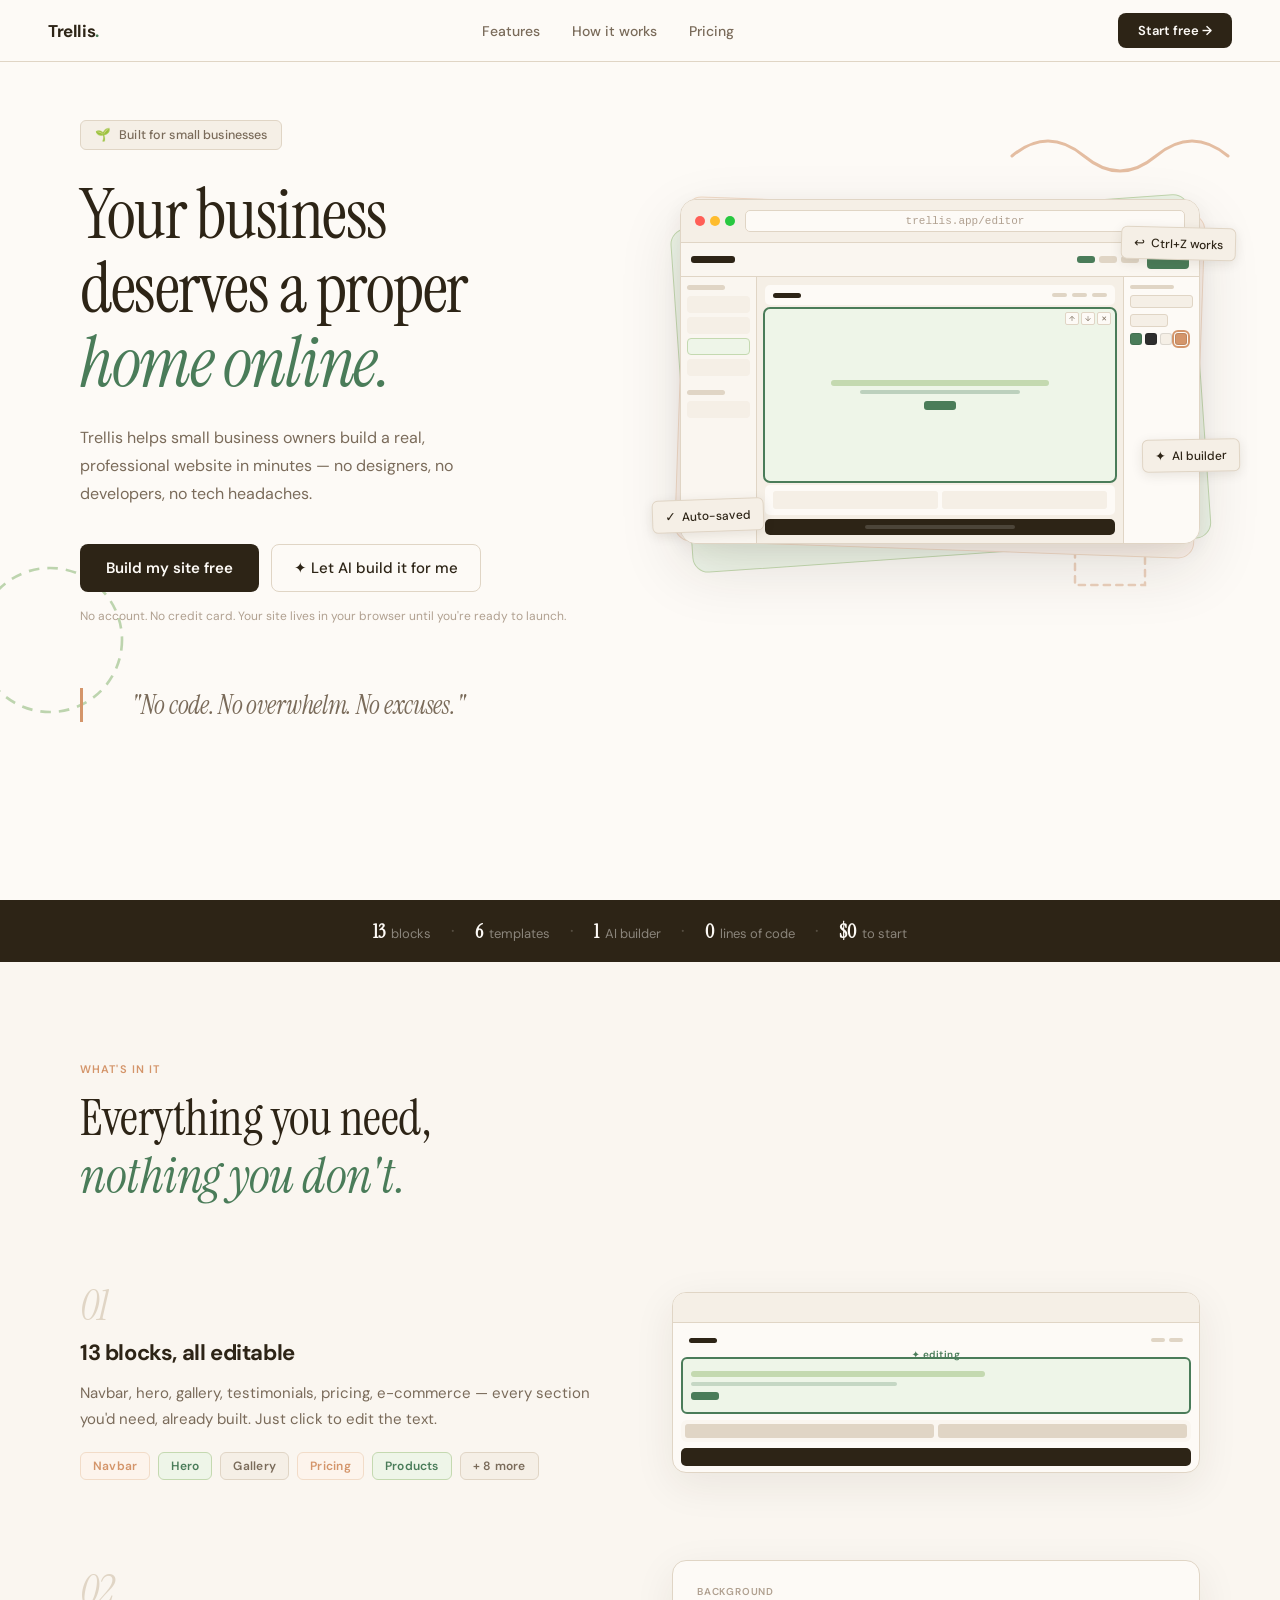
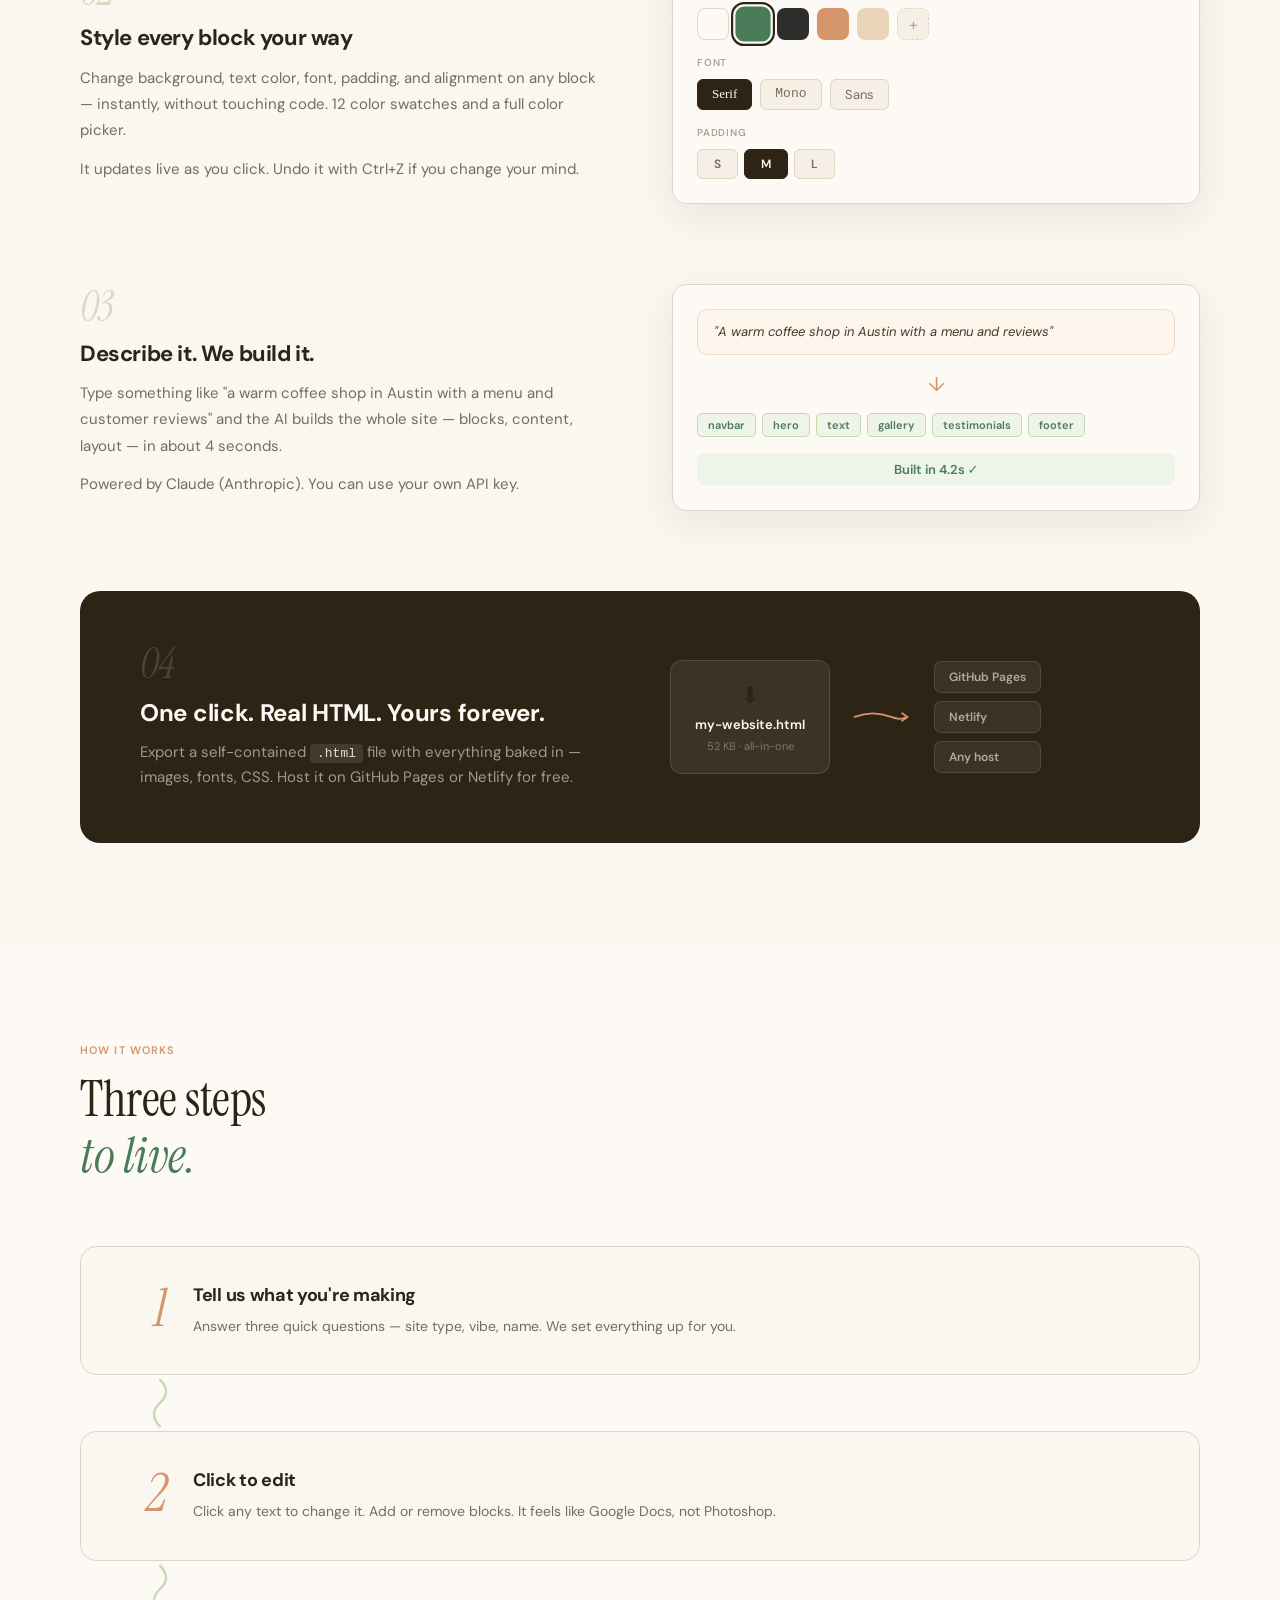
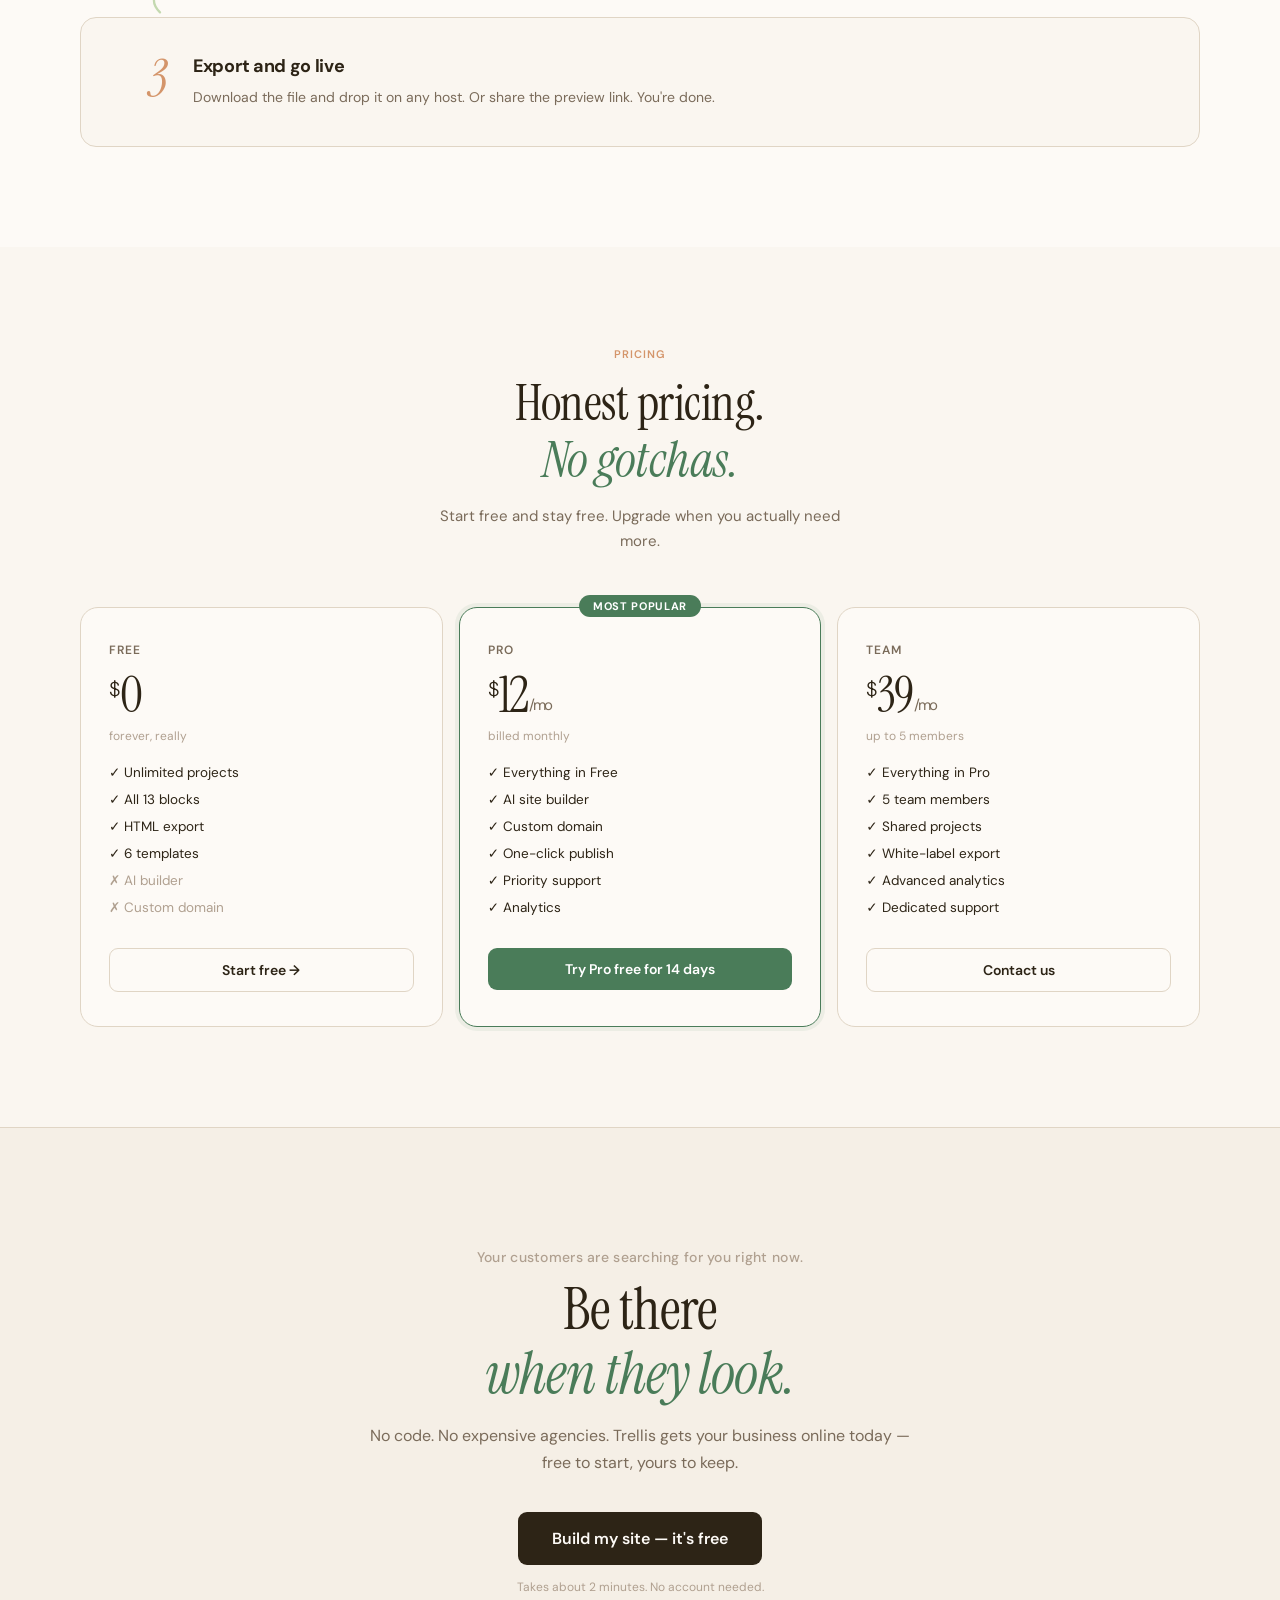
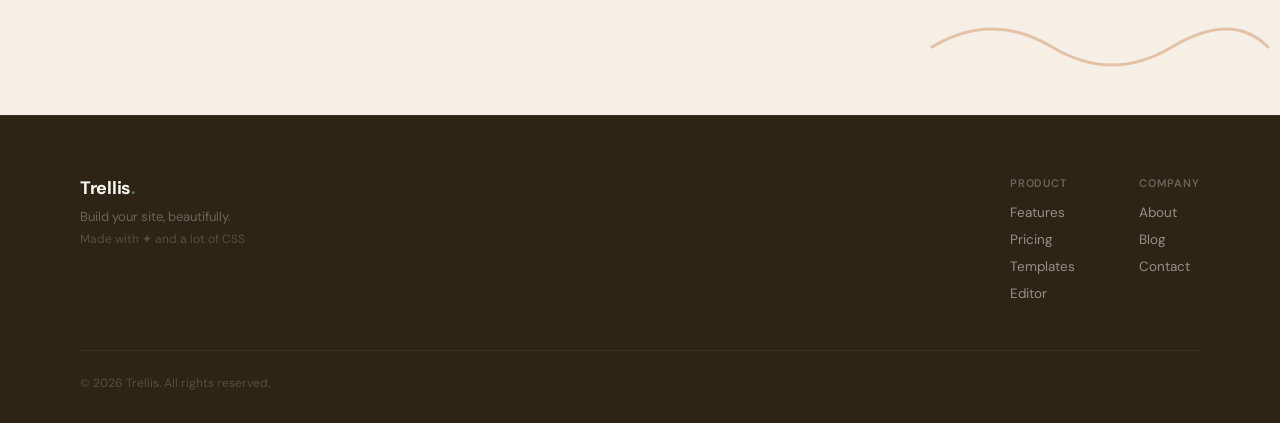
<file: index.html>
<!DOCTYPE html>
<html lang="en">
<head>
  <meta charset="UTF-8">
  <meta name="viewport" content="width=device-width, initial-scale=1.0">
  <title>Trellis — Build your site, beautifully</title>
  <link rel="preconnect" href="https://fonts.googleapis.com">
  <link href="https://fonts.googleapis.com/css2?family=Instrument+Serif:ital@0;1&family=DM+Sans:wght@300;400;500;600&display=swap" rel="stylesheet">
  <link rel="stylesheet" href="style.css">
</head>
<body>

  <!-- NAV -->
  <nav class="nav" id="mainNav">
    <a href="#" class="nav-logo">Trellis<span>.</span></a>
    <div class="nav-links">
      <a href="#features">Features</a>
      <a href="#how">How it works</a>
      <a href="#pricing">Pricing</a>
    </div>
    <button class="nav-cta" id="navCta">Start free →</button>
  </nav>

  <!-- HERO -->
  <section class="hero">
    <svg class="sq sq1" viewBox="0 0 200 60" fill="none"><path d="M10 30 Q40 5 70 30 Q100 55 130 30 Q160 5 190 30" stroke="#D4956A" stroke-width="2.5" stroke-linecap="round" fill="none"/></svg>
    <svg class="sq sq2" viewBox="0 0 120 120" fill="none"><circle cx="60" cy="60" r="54" stroke="#7FB069" stroke-width="2" fill="none" stroke-dasharray="8 6"/></svg>
    <svg class="sq sq3" viewBox="0 0 80 80" fill="none"><path d="M12 12 L68 12 L68 68 L12 68 Z" stroke="#D4956A" stroke-width="2" fill="none" stroke-dasharray="5 5" stroke-linecap="round"/></svg>

    <div class="hero-inner">
      <div class="hero-text">
        <div class="hero-badge">
          <span>🌱</span> Built for small businesses
        </div>
        <h1 class="hero-h1">
          Your business<br>
          deserves a proper<br>
          <em>home online.</em>
        </h1>
        <p class="hero-sub">Trellis helps small business owners build a real, professional website in minutes — no designers, no developers, no tech headaches.</p>
        <div class="hero-actions">
          <button class="btn-primary" id="manualBtn">Build my site free</button>
          <button class="btn-ghost" id="aiBtn">✦ Let AI build it for me</button>
        </div>
        <p class="hero-note">No account. No credit card. Your site lives in your browser until you're ready to launch.</p>
      </div>

      <div class="hero-visual">
        <div class="card-stack">
          <div class="sc sc-back"></div>
          <div class="sc sc-mid"></div>
          <div class="sc sc-front">
            <div class="browser-mockup">
              <div class="browser-bar">
                <div class="browser-dots"><span></span><span></span><span></span></div>
                <div class="browser-url">trellis.app/editor</div>
              </div>
              <div class="browser-body">
                <div class="mock-topbar">
                  <div class="mock-logo"></div>
                  <div class="mock-device-btns">
                    <div class="mock-dbtn active"></div>
                    <div class="mock-dbtn"></div>
                    <div class="mock-dbtn"></div>
                  </div>
                  <div class="mock-export-btn"></div>
                </div>
                <div class="mock-editor">
                  <div class="mock-sidebar">
                    <div class="mock-sb-label"></div>
                    <div class="mock-sb-block"></div>
                    <div class="mock-sb-block"></div>
                    <div class="mock-sb-block active"></div>
                    <div class="mock-sb-block"></div>
                    <div class="mock-sb-label" style="margin-top:10px"></div>
                    <div class="mock-sb-block"></div>
                  </div>
                  <div class="mock-canvas">
                    <div class="mock-block mock-navbar-block">
                      <div class="mock-nb-logo"></div>
                      <div class="mock-nb-links"><div></div><div></div><div></div></div>
                    </div>
                    <div class="mock-block mock-hero-block selected-block">
                      <div class="mock-hero-h1"></div>
                      <div class="mock-hero-p"></div>
                      <div class="mock-hero-btn"></div>
                      <div class="mock-block-toolbar"><span>↑</span><span>↓</span><span>✕</span></div>
                    </div>
                    <div class="mock-block mock-cols-block">
                      <div class="mock-col"></div>
                      <div class="mock-col"></div>
                    </div>
                    <div class="mock-block mock-footer-block">
                      <div class="mock-footer-line"></div>
                    </div>
                  </div>
                  <div class="mock-props">
                    <div class="mock-props-label"></div>
                    <div class="mock-props-input"></div>
                    <div class="mock-props-input short"></div>
                    <div class="mock-swatch-row">
                      <div class="mock-swatch" style="background:#4A7C59"></div>
                      <div class="mock-swatch" style="background:#2D2D2D"></div>
                      <div class="mock-swatch" style="background:#F5EFE6"></div>
                      <div class="mock-swatch active" style="background:#D4956A"></div>
                    </div>
                  </div>
                </div>
              </div>
            </div>
          </div>
        </div>
        <div class="sticky sticky-1"><span>✓</span> Auto-saved</div>
        <div class="sticky sticky-2"><span>↩</span> Ctrl+Z works</div>
        <div class="sticky sticky-3"><span>✦</span> AI builder</div>
      </div>
    </div>

    <div class="hero-aside">
      <em>"No code. No overwhelm. No excuses."</em>
    </div>
  </section>

  <!-- STATS BAR -->
  <div class="stats-bar">
    <div class="stats-inner">
      <div class="stat-item"><strong>13</strong><span>blocks</span></div>
      <div class="stat-sep">·</div>
      <div class="stat-item"><strong>6</strong><span>templates</span></div>
      <div class="stat-sep">·</div>
      <div class="stat-item"><strong>1</strong><span>AI builder</span></div>
      <div class="stat-sep">·</div>
      <div class="stat-item"><strong>0</strong><span>lines of code</span></div>
      <div class="stat-sep">·</div>
      <div class="stat-item"><strong>$0</strong><span>to start</span></div>
    </div>
  </div>

  <!-- FEATURES — zigzag -->
  <section class="features" id="features">
    <div class="feat-intro">
      <div class="section-label">What's in it</div>
      <h2 class="section-h2">Everything you need,<br><em>nothing you don't.</em></h2>
    </div>

    <div class="feat-row feat-row-normal">
      <div class="feat-row-text">
        <div class="feat-num">01</div>
        <h3>13 blocks, all editable</h3>
        <p>Navbar, hero, gallery, testimonials, pricing, e-commerce — every section you'd need, already built. Just click to edit the text.</p>
        <div class="feat-tags">
          <span class="ftag ftag-warm">Navbar</span>
          <span class="ftag ftag-green">Hero</span>
          <span class="ftag ftag-plain">Gallery</span>
          <span class="ftag ftag-warm">Pricing</span>
          <span class="ftag ftag-green">Products</span>
          <span class="ftag ftag-plain">+ 8 more</span>
        </div>
      </div>
      <div class="feat-row-visual">
        <div class="fv-editor-mini">
          <div class="fv-em-bar"></div>
          <div class="fv-em-block fv-em-nav">
            <div class="fv-em-logo"></div>
            <div class="fv-em-links"><span></span><span></span></div>
          </div>
          <div class="fv-em-block fv-em-hero sel">
            <div class="fv-em-h"></div>
            <div class="fv-em-p"></div>
            <div class="fv-em-btn"></div>
            <div class="fv-em-handle">✦ editing</div>
          </div>
          <div class="fv-em-block fv-em-cols">
            <div class="fv-em-col"></div>
            <div class="fv-em-col"></div>
          </div>
          <div class="fv-em-block fv-em-foot"></div>
        </div>
      </div>
    </div>

    <div class="feat-row feat-row-flip">
      <div class="feat-row-visual">
        <div class="fv-style-demo">
          <div class="fv-style-label">Background</div>
          <div class="fv-swatches">
            <div class="fv-sw" style="background:#FDFAF6;border:1px solid #E0D5C5"></div>
            <div class="fv-sw sel" style="background:#4A7C59"></div>
            <div class="fv-sw" style="background:#2D2D2D"></div>
            <div class="fv-sw" style="background:#D4956A"></div>
            <div class="fv-sw" style="background:#E8D5B7"></div>
            <div class="fv-sw fv-sw-plus">+</div>
          </div>
          <div class="fv-style-label" style="margin-top:16px">Font</div>
          <div class="fv-fonts">
            <div class="fv-font sel" style="font-family:Georgia,serif">Serif</div>
            <div class="fv-font" style="font-family:monospace">Mono</div>
            <div class="fv-font">Sans</div>
          </div>
          <div class="fv-style-label" style="margin-top:16px">Padding</div>
          <div class="fv-pads">
            <div class="fv-pad">S</div>
            <div class="fv-pad sel">M</div>
            <div class="fv-pad">L</div>
          </div>
        </div>
      </div>
      <div class="feat-row-text">
        <div class="feat-num">02</div>
        <h3>Style every block your way</h3>
        <p>Change background, text color, font, padding, and alignment on any block — instantly, without touching code. 12 color swatches and a full color picker.</p>
        <p class="feat-detail">It updates live as you click. Undo it with Ctrl+Z if you change your mind.</p>
      </div>
    </div>

    <div class="feat-row feat-row-normal">
      <div class="feat-row-text">
        <div class="feat-num">03</div>
        <h3>Describe it. We build it.</h3>
        <p>Type something like "a warm coffee shop in Austin with a menu and customer reviews" and the AI builds the whole site — blocks, content, layout — in about 4 seconds.</p>
        <p class="feat-detail">Powered by Claude (Anthropic). You can use your own API key.</p>
      </div>
      <div class="feat-row-visual">
        <div class="fv-ai-box">
          <div class="fv-ai-prompt">"A warm coffee shop in Austin with a menu and reviews"</div>
          <div class="fv-ai-arrow">↓</div>
          <div class="fv-ai-blocks">
            <span>navbar</span><span>hero</span><span>text</span>
            <span>gallery</span><span>testimonials</span><span>footer</span>
          </div>
          <div class="fv-ai-done">Built in 4.2s ✓</div>
        </div>
      </div>
    </div>

    <div class="feat-export-banner">
      <div class="feb-text">
        <div class="feat-num">04</div>
        <h3>One click. Real HTML. Yours forever.</h3>
        <p>Export a self-contained <code>.html</code> file with everything baked in — images, fonts, CSS. Host it on GitHub Pages or Netlify for free.</p>
      </div>
      <div class="feb-visual">
        <div class="export-file">
          <div class="export-icon">⬇</div>
          <div class="export-name">my-website.html</div>
          <div class="export-meta">52 KB · all-in-one</div>
        </div>
        <svg class="export-arrow-svg" viewBox="0 0 70 24" fill="none">
          <path d="M5 12 Q25 4 45 12 Q55 16 62 12" stroke="#D4956A" stroke-width="2" stroke-linecap="round" fill="none"/>
          <path d="M57 8 L63 12 L57 16" stroke="#D4956A" stroke-width="2" stroke-linecap="round" stroke-linejoin="round" fill="none"/>
        </svg>
        <div class="export-targets">
          <div class="export-target">GitHub Pages</div>
          <div class="export-target">Netlify</div>
          <div class="export-target">Any host</div>
        </div>
      </div>
    </div>
  </section>

  <!-- HOW IT WORKS -->
  <section class="how" id="how">
    <div class="how-inner">
      <div class="how-header">
        <div class="section-label">How it works</div>
        <h2 class="section-h2">Three steps<br><em>to live.</em></h2>
      </div>
      <div class="how-steps">
        <div class="how-step">
          <div class="how-step-num">1</div>
          <div class="how-step-content">
            <h3>Tell us what you're making</h3>
            <p>Answer three quick questions — site type, vibe, name. We set everything up for you.</p>
          </div>
        </div>
        <div class="how-squig">
          <svg viewBox="0 0 40 60" fill="none"><path d="M20 5 Q33 18 20 30 Q7 42 20 55" stroke="#C4D9B0" stroke-width="2.5" stroke-linecap="round" fill="none"/></svg>
        </div>
        <div class="how-step">
          <div class="how-step-num">2</div>
          <div class="how-step-content">
            <h3>Click to edit</h3>
            <p>Click any text to change it. Add or remove blocks. It feels like Google Docs, not Photoshop.</p>
          </div>
        </div>
        <div class="how-squig">
          <svg viewBox="0 0 40 60" fill="none"><path d="M20 5 Q33 18 20 30 Q7 42 20 55" stroke="#C4D9B0" stroke-width="2.5" stroke-linecap="round" fill="none"/></svg>
        </div>
        <div class="how-step">
          <div class="how-step-num">3</div>
          <div class="how-step-content">
            <h3>Export and go live</h3>
            <p>Download the file and drop it on any host. Or share the preview link. You're done.</p>
          </div>
        </div>
      </div>
    </div>
  </section>

  <!-- PRICING -->
  <section class="pricing-section" id="pricing">
    <div class="pricing-inner">
      <div class="section-label">Pricing</div>
      <h2 class="section-h2">Honest pricing.<br><em>No gotchas.</em></h2>
      <p class="pricing-sub">Start free and stay free. Upgrade when you actually need more.</p>

      <div class="pricing-cards">
        <div class="price-card">
          <div class="price-tier-name">Free</div>
          <div class="price-amount"><span class="price-currency">$</span>0</div>
          <div class="price-period">forever, really</div>
          <ul class="price-features">
            <li>✓ Unlimited projects</li>
            <li>✓ All 13 blocks</li>
            <li>✓ HTML export</li>
            <li>✓ 6 templates</li>
            <li class="muted">✗ AI builder</li>
            <li class="muted">✗ Custom domain</li>
          </ul>
          <button class="price-btn outline" id="priceFreeBtn">Start free →</button>
        </div>

        <div class="price-card featured">
          <div class="price-popular-badge">Most popular</div>
          <div class="price-tier-name">Pro</div>
          <div class="price-amount"><span class="price-currency">$</span>12<span class="price-mo">/mo</span></div>
          <div class="price-period">billed monthly</div>
          <ul class="price-features">
            <li>✓ Everything in Free</li>
            <li>✓ AI site builder</li>
            <li>✓ Custom domain</li>
            <li>✓ One-click publish</li>
            <li>✓ Priority support</li>
            <li>✓ Analytics</li>
          </ul>
          <button class="price-btn filled" id="priceProBtn">Try Pro free for 14 days</button>
        </div>

        <div class="price-card">
          <div class="price-tier-name">Team</div>
          <div class="price-amount"><span class="price-currency">$</span>39<span class="price-mo">/mo</span></div>
          <div class="price-period">up to 5 members</div>
          <ul class="price-features">
            <li>✓ Everything in Pro</li>
            <li>✓ 5 team members</li>
            <li>✓ Shared projects</li>
            <li>✓ White-label export</li>
            <li>✓ Advanced analytics</li>
            <li>✓ Dedicated support</li>
          </ul>
          <button class="price-btn outline" id="priceTeamBtn">Contact us</button>
        </div>
      </div>
    </div>
  </section>

  <!-- FINAL CTA -->
  <section class="final-cta">
    <svg class="fcta-sq" viewBox="0 0 300 80" fill="none">
      <path d="M10 40 Q60 10 110 40 Q160 70 210 40 Q260 10 290 40" stroke="#D4956A" stroke-width="2.5" stroke-linecap="round" fill="none" opacity="0.5"/>
    </svg>
    <div class="fcta-inner">
      <p class="fcta-eyebrow">Your customers are searching for you right now.</p>
      <h2>Be there<br><em>when they look.</em></h2>
      <p class="fcta-sub">No code. No expensive agencies. Trellis gets your business online today — free to start, yours to keep.</p>
      <button class="btn-primary large" id="fctaBtn">Build my site — it's free</button>
      <p class="fcta-note">Takes about 2 minutes. No account needed.</p>
    </div>
  </section>

  <!-- FOOTER -->
  <footer class="site-footer">
    <div class="footer-inner">
      <div class="footer-left">
        <div class="footer-logo">Trellis<span>.</span></div>
        <p class="footer-tagline">Build your site, beautifully.</p>
        <p class="footer-made">Made with ✦ and a lot of CSS</p>
      </div>
      <div class="footer-links">
        <div class="footer-col">
          <div class="footer-col-label">Product</div>
          <a href="#features">Features</a>
          <a href="#pricing">Pricing</a>
          <a href="templates.html">Templates</a>
          <a href="editor.html">Editor</a>
        </div>
        <div class="footer-col">
          <div class="footer-col-label">Company</div>
          <a href="#">About</a>
          <a href="#">Blog</a>
          <a href="#">Contact</a>
        </div>
      </div>
    </div>
    <div class="footer-bottom">
      <span>© 2026 Trellis. All rights reserved.</span>
    </div>
  </footer>

  <!-- MODAL -->
  <div class="modal-overlay" id="modalOverlay">
    <div class="modal-box">
      <button class="modal-close" id="modalClose">✕</button>
      <div id="modalContent"></div>
    </div>
  </div>

  <script src="script.js"></script>
</body>
</html>
</file>
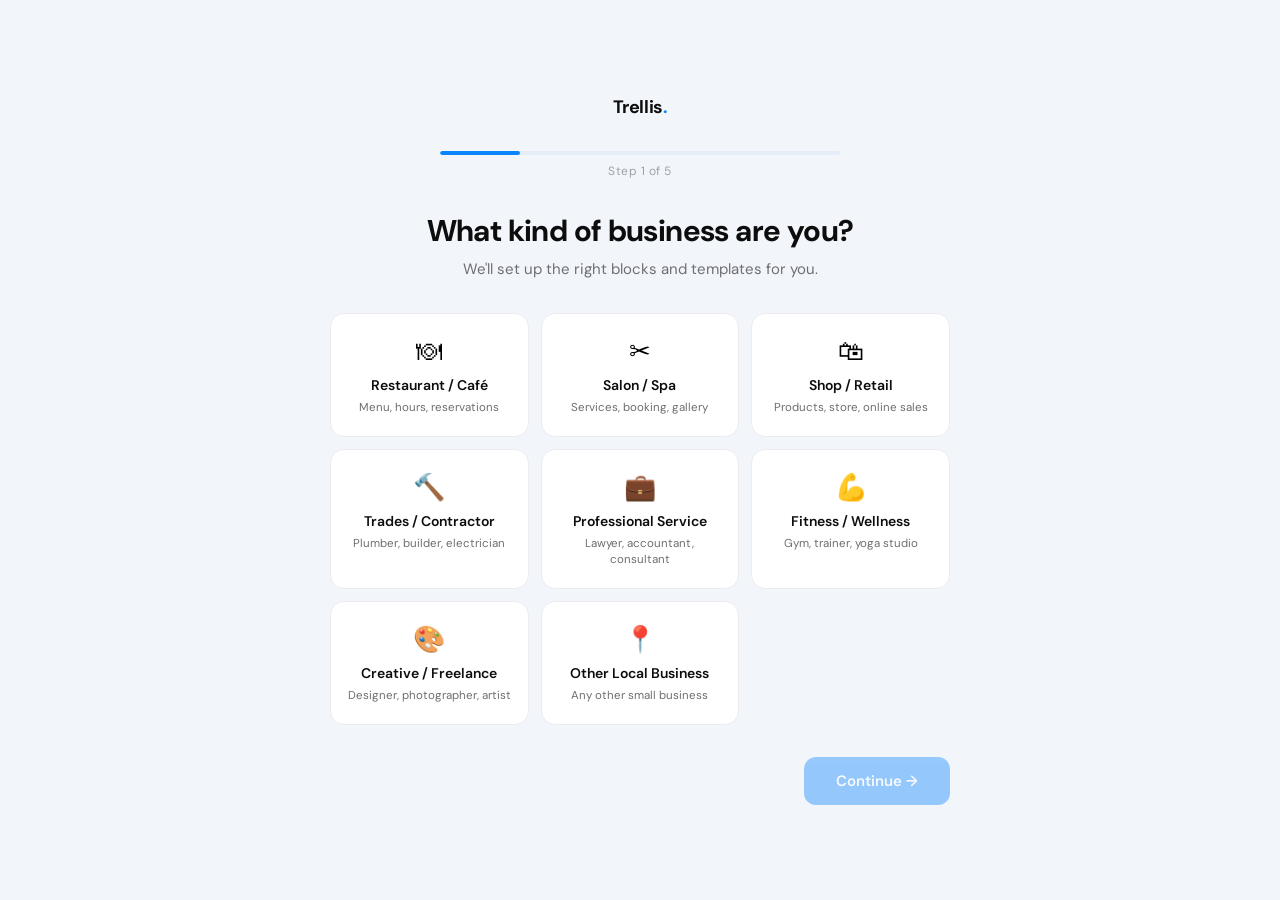
<file: onboarding.html>
<!DOCTYPE html>
<html lang="en">
<head>
  <meta charset="UTF-8">
  <meta name="viewport" content="width=device-width, initial-scale=1.0">
  <title>Trellis — Let's build your site</title>
  <link rel="preconnect" href="https://fonts.googleapis.com">
  <link href="https://fonts.googleapis.com/css2?family=Instrument+Serif:ital@0;1&family=DM+Sans:wght@300;400;500;600&display=swap" rel="stylesheet">
  <link rel="stylesheet" href="style.css">
  <link rel="stylesheet" href="onboarding.css">
</head>
<body class="onboarding-body">

  <div class="ob-shell">

    <a href="index.html" class="ob-logo">Trellis<span>.</span></a>

    <div class="ob-progress">
      <div class="ob-progress-bar">
        <div class="ob-progress-fill" id="progressFill"></div>
      </div>
      <div class="ob-progress-label" id="progressLabel">Step 1 of 5</div>
    </div>

    <div class="ob-steps" id="obSteps">

      <!-- Step 1: Business type -->
      <div class="ob-step active" data-step="1">
        <div class="ob-step-header">
          <h1>What kind of business are you?</h1>
          <p>We'll set up the right blocks and templates for you.</p>
        </div>
        <div class="ob-options-grid" id="bizTypeGrid">
          <button class="ob-option" data-value="restaurant">
            <span class="ob-option-icon">🍽</span>
            <span class="ob-option-label">Restaurant / Café</span>
            <span class="ob-option-sub">Menu, hours, reservations</span>
          </button>
          <button class="ob-option" data-value="salon">
            <span class="ob-option-icon">✂️</span>
            <span class="ob-option-label">Salon / Spa</span>
            <span class="ob-option-sub">Services, booking, gallery</span>
          </button>
          <button class="ob-option" data-value="shop">
            <span class="ob-option-icon">🛍</span>
            <span class="ob-option-label">Shop / Retail</span>
            <span class="ob-option-sub">Products, store, online sales</span>
          </button>
          <button class="ob-option" data-value="contractor">
            <span class="ob-option-icon">🔨</span>
            <span class="ob-option-label">Trades / Contractor</span>
            <span class="ob-option-sub">Plumber, builder, electrician</span>
          </button>
          <button class="ob-option" data-value="professional">
            <span class="ob-option-icon">💼</span>
            <span class="ob-option-label">Professional Service</span>
            <span class="ob-option-sub">Lawyer, accountant, consultant</span>
          </button>
          <button class="ob-option" data-value="fitness">
            <span class="ob-option-icon">💪</span>
            <span class="ob-option-label">Fitness / Wellness</span>
            <span class="ob-option-sub">Gym, trainer, yoga studio</span>
          </button>
          <button class="ob-option" data-value="creative">
            <span class="ob-option-icon">🎨</span>
            <span class="ob-option-label">Creative / Freelance</span>
            <span class="ob-option-sub">Designer, photographer, artist</span>
          </button>
          <button class="ob-option" data-value="local-business">
            <span class="ob-option-icon">📍</span>
            <span class="ob-option-label">Other Local Business</span>
            <span class="ob-option-sub">Any other small business</span>
          </button>
        </div>
      </div>

      <!-- Step 2: Primary goal -->
      <div class="ob-step" data-step="2">
        <div class="ob-step-header">
          <h1>What's your main goal?</h1>
          <p>We'll make sure your site is built around this.</p>
        </div>
        <div class="ob-options-grid ob-options-2col" id="goalGrid">
          <button class="ob-option ob-option-wide" data-value="get-customers">
            <span class="ob-option-icon">📣</span>
            <span class="ob-option-label">Get more customers</span>
            <span class="ob-option-sub">Show up online and get found by people nearby</span>
          </button>
          <button class="ob-option ob-option-wide" data-value="sell-online">
            <span class="ob-option-icon">💳</span>
            <span class="ob-option-label">Sell online</span>
            <span class="ob-option-sub">Take orders, sell products or services</span>
          </button>
          <button class="ob-option ob-option-wide" data-value="share-info">
            <span class="ob-option-icon">📋</span>
            <span class="ob-option-label">Share info & build trust</span>
            <span class="ob-option-sub">Hours, services, location, about us</span>
          </button>
          <button class="ob-option ob-option-wide" data-value="take-bookings">
            <span class="ob-option-icon">📅</span>
            <span class="ob-option-label">Take bookings / enquiries</span>
            <span class="ob-option-sub">Contact forms, booking links, calls</span>
          </button>
        </div>
      </div>

      <!-- Step 3: Style -->
      <div class="ob-step" data-step="3">
        <div class="ob-step-header">
          <h1>What should your site feel like?</h1>
          <p>Pick the vibe that fits your business.</p>
        </div>
        <div class="ob-style-grid" id="styleGrid">
          <button class="ob-style-option" data-value="warm" data-bg="#FFFAF5" data-accent="#D4956A" data-dark="#2D2416">
            <div class="ob-style-preview" style="background:#FFFAF5">
              <div class="ob-sp-bar" style="background:#FAF6F0"></div>
              <div class="ob-sp-hero" style="background:#FDF4EC">
                <div class="ob-sp-line" style="background:#2D2416;width:60%"></div>
                <div class="ob-sp-line" style="background:#D4956A;width:40%"></div>
                <div class="ob-sp-btn" style="background:#D4956A"></div>
              </div>
            </div>
            <div class="ob-style-info">
              <strong>Warm & Welcoming</strong>
              <span>Great for restaurants, salons, local shops</span>
            </div>
          </button>
          <button class="ob-style-option" data-value="clean" data-bg="#F2F6FB" data-accent="#2563EB" data-dark="#0D0D0D">
            <div class="ob-style-preview" style="background:#F2F6FB">
              <div class="ob-sp-bar" style="background:#E8F0FB"></div>
              <div class="ob-sp-hero" style="background:#EBF4FF">
                <div class="ob-sp-line" style="background:#0D0D0D;width:60%"></div>
                <div class="ob-sp-line" style="background:#93C5FD;width:40%"></div>
                <div class="ob-sp-btn" style="background:#2563EB"></div>
              </div>
            </div>
            <div class="ob-style-info">
              <strong>Clean & Professional</strong>
              <span>Great for professional services, contractors</span>
            </div>
          </button>
          <button class="ob-style-option" data-value="bold" data-bg="#0D0D0D" data-accent="#4A7C59" data-dark="#FFFFFF">
            <div class="ob-style-preview" style="background:#0D0D0D">
              <div class="ob-sp-bar" style="background:#1C1C1E"></div>
              <div class="ob-sp-hero" style="background:#1C1C1E">
                <div class="ob-sp-line" style="background:#FFFFFF;width:60%"></div>
                <div class="ob-sp-line" style="background:#4A7C59;width:40%"></div>
                <div class="ob-sp-btn" style="background:#4A7C59"></div>
              </div>
            </div>
            <div class="ob-style-info">
              <strong>Bold & Premium</strong>
              <span>Great for fitness, creative, nightlife</span>
            </div>
          </button>
          <button class="ob-style-option" data-value="minimal" data-bg="#FFFFFF" data-accent="#1C1C1E" data-dark="#1C1C1E">
            <div class="ob-style-preview" style="background:#FFFFFF;border:1px solid #F0F0F5">
              <div class="ob-sp-bar" style="background:#F5F5F5"></div>
              <div class="ob-sp-hero" style="background:#FAFAFA">
                <div class="ob-sp-line" style="background:#1C1C1E;width:60%"></div>
                <div class="ob-sp-line" style="background:#C7C7CC;width:40%"></div>
                <div class="ob-sp-btn" style="background:#1C1C1E"></div>
              </div>
            </div>
            <div class="ob-style-info">
              <strong>Pure Minimal</strong>
              <span>Great for professionals, consultants, portfolios</span>
            </div>
          </button>
        </div>
      </div>

      <!-- Step 4: Business name -->
      <div class="ob-step" data-step="4">
        <div class="ob-step-header">
          <h1>What's your business called?</h1>
          <p>This goes on your site header and footer. You can change it anytime.</p>
        </div>
        <div class="ob-name-form">
          <div class="ob-field">
            <label class="ob-field-label">Business name</label>
            <input class="ob-input" id="siteNameInput" type="text" placeholder="e.g. Mario's Pizzeria" maxlength="50" autocomplete="off">
          </div>
          <div class="ob-field">
            <label class="ob-field-label">Tagline <span class="ob-optional">optional</span></label>
            <input class="ob-input" id="taglineInput" type="text" placeholder="e.g. Authentic Italian, made fresh daily" maxlength="80" autocomplete="off">
          </div>
          <div class="ob-preview-card" id="namePreviewCard">
            <div class="ob-preview-logo" id="previewLogo">Your Business</div>
            <div class="ob-preview-tagline" id="previewTagline">Your tagline goes here</div>
          </div>
        </div>
      </div>

      <!-- Step 5: Build method -->
      <div class="ob-step" data-step="5">
        <div class="ob-step-header">
          <h1>How do you want to build?</h1>
          <p>Either way, you'll be able to edit everything after.</p>
        </div>
        <div class="ob-options-grid ob-options-2col" id="buildMethodGrid">
          <button class="ob-option ob-option-wide" data-value="ai-quick" id="aiQuickOption">
            <span class="ob-option-icon">⚡</span>
            <span class="ob-option-label">AI Quick Build</span>
            <span class="ob-option-sub">Describe your business in one line — AI builds the whole site in 30 seconds</span>
          </button>
          <button class="ob-option ob-option-wide" data-value="ai-guided" id="aiGuidedOption">
            <span class="ob-option-icon">✦</span>
            <span class="ob-option-label">AI Guided Build</span>
            <span class="ob-option-sub">Answer a few quick questions — AI builds a fully personalised site for you</span>
          </button>
          <button class="ob-option ob-option-wide" data-value="template" id="templateOption">
            <span class="ob-option-icon">📐</span>
            <span class="ob-option-label">Start from a Template</span>
            <span class="ob-option-sub">Pick a design and edit it yourself — full control from the start</span>
          </button>
          <button class="ob-option ob-option-wide" data-value="blank" id="blankOption">
            <span class="ob-option-icon">☐</span>
            <span class="ob-option-label">Start Blank</span>
            <span class="ob-option-sub">Build from scratch, block by block, your way</span>
          </button>
        </div>

        <!-- AI Quick prompt (shown when ai-quick is selected) -->
        <div id="aiQuickPrompt" style="display:none; margin-top:20px;">
          <label class="ob-field-label">Describe your business in one line</label>
          <input class="ob-input" id="aiQuickInput" type="text" placeholder="e.g. A warm Italian restaurant in Brooklyn with outdoor seating" maxlength="200" autocomplete="off">
        </div>

        <!-- API key row -->
        <div id="aiKeyRow" style="display:none; margin-top:12px;">
          <label class="ob-field-label">Anthropic API key</label>
          <div style="display:flex;gap:10px;align-items:center;">
            <input class="ob-input" id="apiKeyInput" type="password" placeholder="sk-ant-..." style="flex:1;" autocomplete="off">
            <a href="https://console.anthropic.com" target="_blank" style="font-size:12px;color:#4A7C59;white-space:nowrap;font-weight:600;">Get key →</a>
          </div>
          <p style="font-size:11.5px;color:#B0A090;margin-top:6px;">Stored only in your browser. Never sent anywhere except Anthropic.</p>
        </div>

      </div>

    </div>

    <div class="ob-nav">
      <button class="ob-btn-back" id="backBtn" style="visibility:hidden">← Back</button>
      <button class="ob-btn-next" id="nextBtn" disabled>Continue →</button>
    </div>

  </div>

  <script src="onboarding.js"></script>
</body>
</html>
</file>
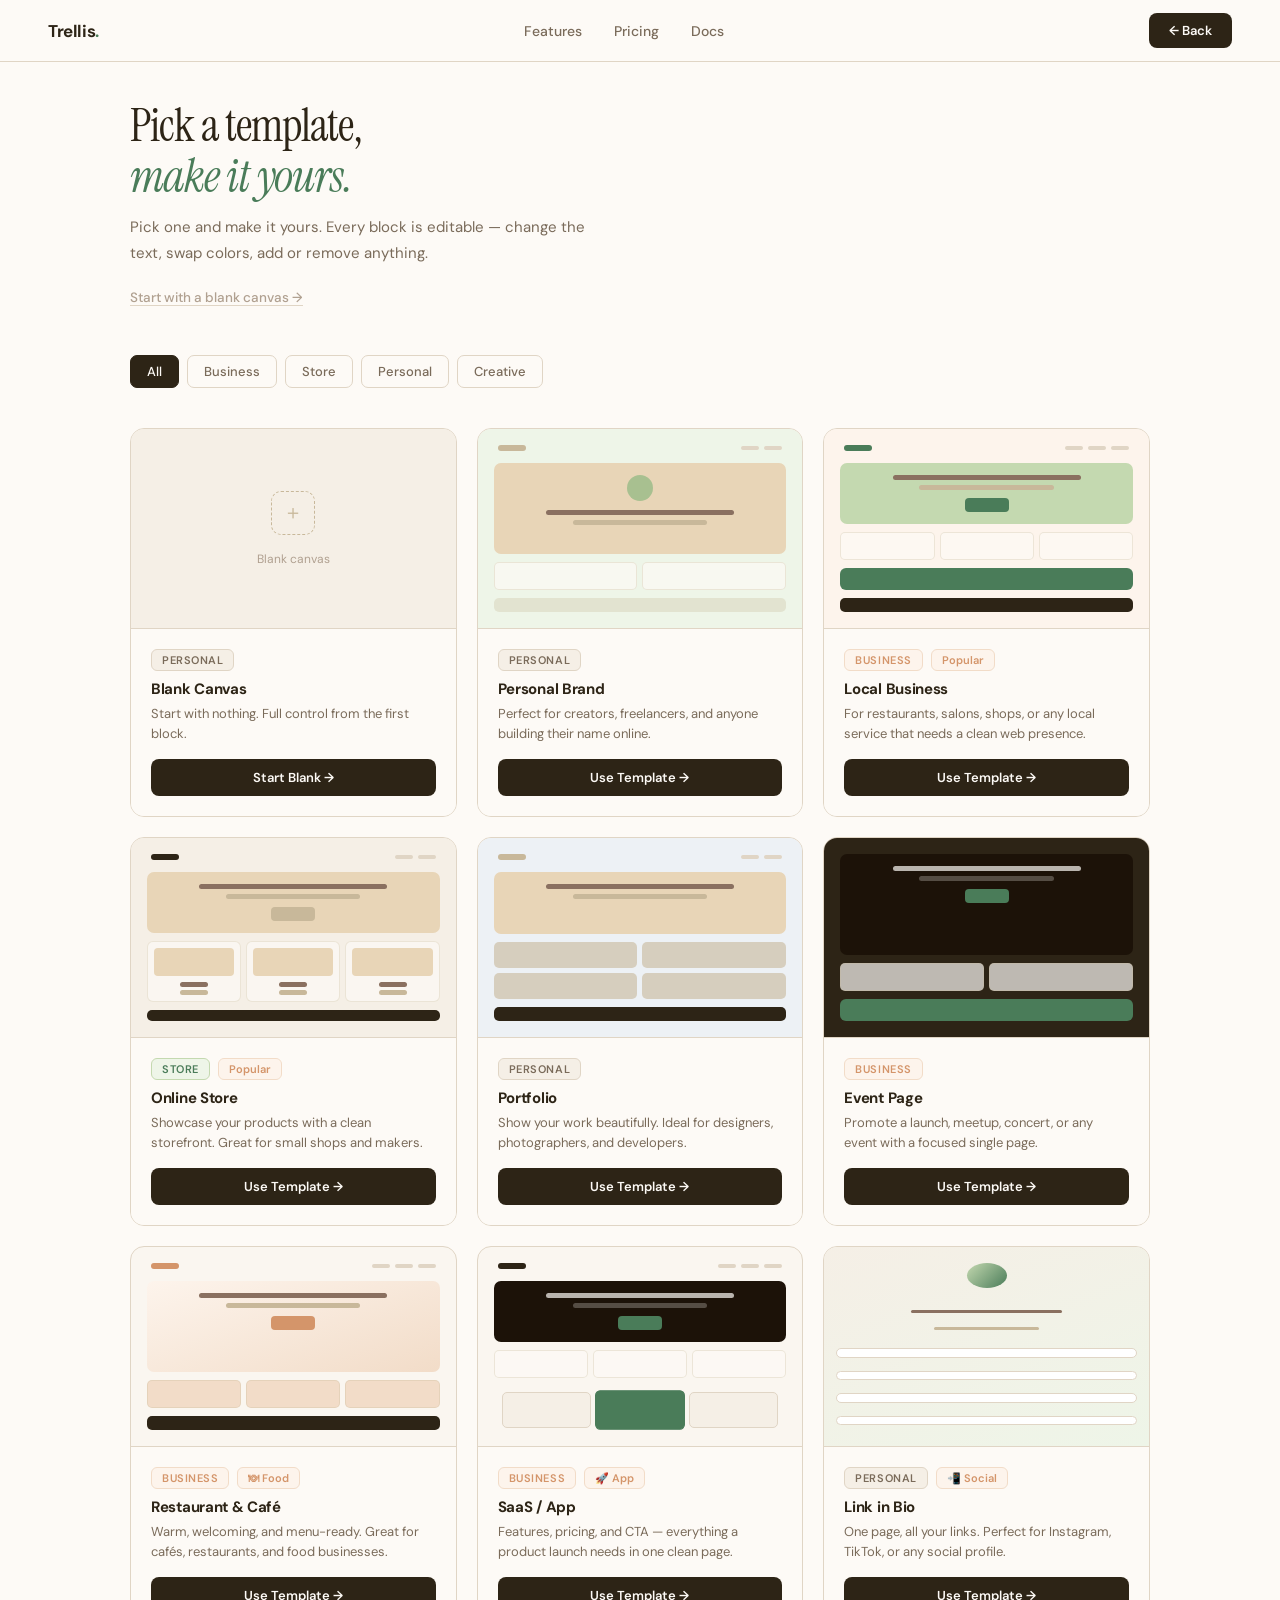
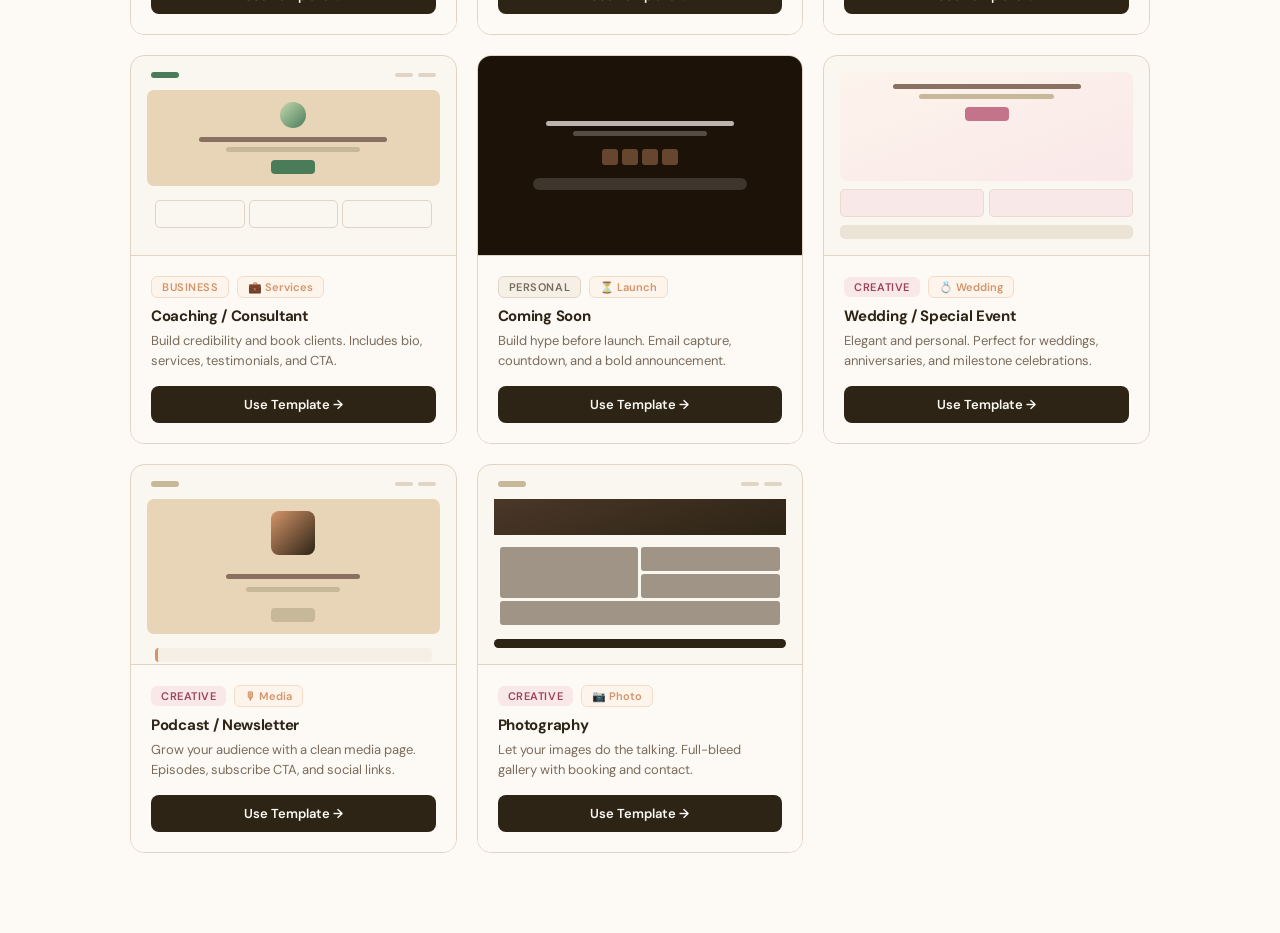
<file: templates.html>
<!DOCTYPE html>
<html lang="en">
<head>
  <meta charset="UTF-8">
  <meta name="viewport" content="width=device-width, initial-scale=1.0">
  <title>Trellis — Templates</title>
  <link rel="preconnect" href="https://fonts.googleapis.com">
  <link href="https://fonts.googleapis.com/css2?family=Instrument+Serif:ital@0;1&family=DM+Sans:wght@300;400;500;600&display=swap" rel="stylesheet">
  <link rel="stylesheet" href="style.css">
  <link rel="stylesheet" href="templates.css">
</head>
<body>

  <nav class="nav">
    <a href="index.html" class="nav-logo">Trellis<span>.</span></a>
    <div class="nav-links">
      <a href="#">Features</a>
      <a href="#">Pricing</a>
      <a href="#">Docs</a>
    </div>
    <a href="index.html" class="nav-cta" style="text-decoration:none;">← Back</a>
  </nav>

  <main class="templates-page">

    <div class="templates-header">
      
      <h1>Pick a template,<br><em>make it yours.</em></h1>
      <p>Pick one and make it yours. Every block is editable — change the text, swap colors, add or remove anything.</p>
      <button class="skip-btn" id="skipTemplateBtn">Start with a blank canvas →</button>
    </div>

    <div class="filter-bar">
      <button class="filter-btn active" data-filter="all">All</button>
      <button class="filter-btn" data-filter="business">Business</button>
      <button class="filter-btn" data-filter="store">Store</button>
      <button class="filter-btn" data-filter="personal">Personal</button>
      <button class="filter-btn" data-filter="creative">Creative</button>
    </div>

    <div class="templates-grid" id="templatesGrid">

      <!-- Blank -->
      <div class="template-card" data-category="personal" data-template="blank">
        <div class="template-preview tp-blank">
          <div class="tp-empty-icon">＋</div>
          <div class="tp-empty-text">Blank canvas</div>
        </div>
        <div class="template-info">
          <div class="template-meta">
            <span class="template-tag personal">Personal</span>
          </div>
          <h3>Blank Canvas</h3>
          <p>Start with nothing. Full control from the first block.</p>
          <button class="template-btn" data-template="blank">Start Blank →</button>
        </div>
      </div>

      <!-- Personal Brand -->
      <div class="template-card" data-category="personal" data-template="personal-brand">
        <div class="template-preview tp-personal">
          <div class="tp-navbar"><div class="tp-dot"></div><div class="tp-links"><div class="tp-link"></div><div class="tp-link"></div></div></div>
          <div class="tp-hero-block">
            <div class="tp-avatar"></div>
            <div class="tp-line tp-wide tp-dark"></div>
            <div class="tp-line tp-med"></div>
          </div>
          <div class="tp-two-col">
            <div class="tp-col-block"></div>
            <div class="tp-col-block"></div>
          </div>
          <div class="tp-footer-block"></div>
        </div>
        <div class="template-info">
          <div class="template-meta">
            <span class="template-tag personal">Personal</span>
          </div>
          <h3>Personal Brand</h3>
          <p>Perfect for creators, freelancers, and anyone building their name online.</p>
          <button class="template-btn" data-template="personal-brand">Use Template →</button>
        </div>
      </div>

      <!-- Local Business -->
      <div class="template-card" data-category="business" data-template="local-business">
        <div class="template-preview tp-business">
          <div class="tp-navbar"><div class="tp-dot tp-blue"></div><div class="tp-links"><div class="tp-link"></div><div class="tp-link"></div><div class="tp-link"></div></div></div>
          <div class="tp-hero-block tp-hero-blue">
            <div class="tp-line tp-wide tp-dark"></div>
            <div class="tp-line tp-med"></div>
            <div class="tp-btn-mock tp-blue-btn"></div>
          </div>
          <div class="tp-three-col">
            <div class="tp-col-block"></div>
            <div class="tp-col-block"></div>
            <div class="tp-col-block"></div>
          </div>
          <div class="tp-cta-block"></div>
          <div class="tp-footer-block tp-dark-footer"></div>
        </div>
        <div class="template-info">
          <div class="template-meta">
            <span class="template-tag business">Business</span>
            <span class="template-popular">Popular</span>
          </div>
          <h3>Local Business</h3>
          <p>For restaurants, salons, shops, or any local service that needs a clean web presence.</p>
          <button class="template-btn" data-template="local-business">Use Template →</button>
        </div>
      </div>

      <!-- Online Store -->
      <div class="template-card" data-category="store" data-template="online-store">
        <div class="template-preview tp-store">
          <div class="tp-navbar"><div class="tp-dot tp-dark"></div><div class="tp-links"><div class="tp-link"></div><div class="tp-link"></div></div></div>
          <div class="tp-hero-block">
            <div class="tp-line tp-wide tp-dark"></div>
            <div class="tp-line tp-med"></div>
            <div class="tp-btn-mock"></div>
          </div>
          <div class="tp-products">
            <div class="tp-product-card"><div class="tp-product-img"></div><div class="tp-line tp-short tp-dark" style="margin:6px auto 3px"></div><div class="tp-line tp-short" style="margin:0 auto"></div></div>
            <div class="tp-product-card"><div class="tp-product-img"></div><div class="tp-line tp-short tp-dark" style="margin:6px auto 3px"></div><div class="tp-line tp-short" style="margin:0 auto"></div></div>
            <div class="tp-product-card"><div class="tp-product-img"></div><div class="tp-line tp-short tp-dark" style="margin:6px auto 3px"></div><div class="tp-line tp-short" style="margin:0 auto"></div></div>
          </div>
          <div class="tp-footer-block tp-dark-footer"></div>
        </div>
        <div class="template-info">
          <div class="template-meta">
            <span class="template-tag store">Store</span>
            <span class="template-popular">Popular</span>
          </div>
          <h3>Online Store</h3>
          <p>Showcase your products with a clean storefront. Great for small shops and makers.</p>
          <button class="template-btn" data-template="online-store">Use Template →</button>
        </div>
      </div>

      <!-- Portfolio -->
      <div class="template-card" data-category="personal" data-template="portfolio">
        <div class="template-preview tp-portfolio">
          <div class="tp-navbar"><div class="tp-dot"></div><div class="tp-links"><div class="tp-link"></div><div class="tp-link"></div></div></div>
          <div class="tp-hero-block">
            <div class="tp-line tp-wide tp-dark"></div>
            <div class="tp-line tp-med"></div>
          </div>
          <div class="tp-gallery-mock">
            <div class="tp-gallery-item"></div>
            <div class="tp-gallery-item"></div>
            <div class="tp-gallery-item"></div>
            <div class="tp-gallery-item"></div>
          </div>
          <div class="tp-footer-block tp-dark-footer"></div>
        </div>
        <div class="template-info">
          <div class="template-meta">
            <span class="template-tag personal">Personal</span>
          </div>
          <h3>Portfolio</h3>
          <p>Show your work beautifully. Ideal for designers, photographers, and developers.</p>
          <button class="template-btn" data-template="portfolio">Use Template →</button>
        </div>
      </div>

      <!-- Event -->
      <div class="template-card" data-category="business" data-template="event">
        <div class="template-preview tp-event">
          <div class="tp-hero-block tp-hero-dark">
            <div class="tp-line tp-wide tp-white"></div>
            <div class="tp-line tp-med tp-white-muted"></div>
            <div class="tp-btn-mock tp-blue-btn"></div>
          </div>
          <div class="tp-two-col">
            <div class="tp-col-block"></div>
            <div class="tp-col-block"></div>
          </div>
          <div class="tp-cta-block"></div>
        </div>
        <div class="template-info">
          <div class="template-meta">
            <span class="template-tag business">Business</span>
          </div>
          <h3>Event Page</h3>
          <p>Promote a launch, meetup, concert, or any event with a focused single page.</p>
          <button class="template-btn" data-template="event">Use Template →</button>
        </div>
      </div>

      <!-- Restaurant / Cafe -->
      <div class="template-card" data-category="business" data-template="restaurant">
        <div class="template-preview tp-restaurant">
          <div class="tp-navbar"><div class="tp-dot tp-amber"></div><div class="tp-links"><div class="tp-link"></div><div class="tp-link"></div><div class="tp-link"></div></div></div>
          <div class="tp-hero-block tp-hero-amber">
            <div class="tp-line tp-wide tp-dark"></div>
            <div class="tp-line tp-med"></div>
            <div class="tp-btn-mock tp-amber-btn"></div>
          </div>
          <div class="tp-three-col">
            <div class="tp-col-block tp-amber-col"></div>
            <div class="tp-col-block tp-amber-col"></div>
            <div class="tp-col-block tp-amber-col"></div>
          </div>
          <div class="tp-footer-block tp-dark-footer"></div>
        </div>
        <div class="template-info">
          <div class="template-meta">
            <span class="template-tag business">Business</span>
            <span class="template-popular">🍽 Food</span>
          </div>
          <h3>Restaurant & Café</h3>
          <p>Warm, welcoming, and menu-ready. Great for cafés, restaurants, and food businesses.</p>
          <button class="template-btn" data-template="restaurant">Use Template →</button>
        </div>
      </div>

      <!-- SaaS / App Landing -->
      <div class="template-card" data-category="business" data-template="saas">
        <div class="template-preview tp-saas">
          <div class="tp-navbar"><div class="tp-dot tp-dark"></div><div class="tp-links"><div class="tp-link"></div><div class="tp-link"></div><div class="tp-link"></div></div></div>
          <div class="tp-hero-block tp-hero-dark">
            <div class="tp-line tp-wide tp-white"></div>
            <div class="tp-line tp-med tp-white-muted"></div>
            <div class="tp-btn-mock tp-sage-btn"></div>
          </div>
          <div class="tp-three-col">
            <div class="tp-col-block"></div>
            <div class="tp-col-block"></div>
            <div class="tp-col-block"></div>
          </div>
          <div class="tp-pricing-mock">
            <div class="tp-price-card"></div>
            <div class="tp-price-card tp-featured-card"></div>
            <div class="tp-price-card"></div>
          </div>
          <div class="tp-footer-block tp-dark-footer"></div>
        </div>
        <div class="template-info">
          <div class="template-meta">
            <span class="template-tag business">Business</span>
            <span class="template-popular">🚀 App</span>
          </div>
          <h3>SaaS / App</h3>
          <p>Features, pricing, and CTA — everything a product launch needs in one clean page.</p>
          <button class="template-btn" data-template="saas">Use Template →</button>
        </div>
      </div>

      <!-- Link in Bio -->
      <div class="template-card" data-category="personal" data-template="link-in-bio">
        <div class="template-preview tp-linkinbio">
          <div class="tp-bio-avatar"></div>
          <div class="tp-line tp-med tp-dark" style="margin:6px auto;"></div>
          <div class="tp-line tp-short" style="margin:0 auto 10px;"></div>
          <div class="tp-bio-link"></div>
          <div class="tp-bio-link"></div>
          <div class="tp-bio-link"></div>
          <div class="tp-bio-link"></div>
        </div>
        <div class="template-info">
          <div class="template-meta">
            <span class="template-tag personal">Personal</span>
            <span class="template-popular">📲 Social</span>
          </div>
          <h3>Link in Bio</h3>
          <p>One page, all your links. Perfect for Instagram, TikTok, or any social profile.</p>
          <button class="template-btn" data-template="link-in-bio">Use Template →</button>
        </div>
      </div>

      <!-- Coaching / Consultant -->
      <div class="template-card" data-category="business" data-template="coaching">
        <div class="template-preview tp-coaching">
          <div class="tp-navbar"><div class="tp-dot tp-sage"></div><div class="tp-links"><div class="tp-link"></div><div class="tp-link"></div></div></div>
          <div class="tp-hero-block">
            <div class="tp-avatar tp-sage-avatar"></div>
            <div class="tp-line tp-wide tp-dark"></div>
            <div class="tp-line tp-med"></div>
            <div class="tp-btn-mock tp-sage-btn"></div>
          </div>
          <div class="tp-testimonials-mock">
            <div class="tp-tcard"></div>
            <div class="tp-tcard"></div>
            <div class="tp-tcard"></div>
          </div>
          <div class="tp-footer-block"></div>
        </div>
        <div class="template-info">
          <div class="template-meta">
            <span class="template-tag business">Business</span>
            <span class="template-popular">💼 Services</span>
          </div>
          <h3>Coaching / Consultant</h3>
          <p>Build credibility and book clients. Includes bio, services, testimonials, and CTA.</p>
          <button class="template-btn" data-template="coaching">Use Template →</button>
        </div>
      </div>

      <!-- Coming Soon -->
      <div class="template-card" data-category="personal" data-template="coming-soon">
        <div class="template-preview tp-comingsoon">
          <div class="tp-hero-block tp-hero-dark" style="flex:1;justify-content:center;">
            <div class="tp-line tp-wide tp-white"></div>
            <div class="tp-line tp-med tp-white-muted"></div>
            <div class="tp-countdown-mock">
              <div class="tp-count-box"></div>
              <div class="tp-count-box"></div>
              <div class="tp-count-box"></div>
              <div class="tp-count-box"></div>
            </div>
            <div class="tp-email-mock"></div>
          </div>
        </div>
        <div class="template-info">
          <div class="template-meta">
            <span class="template-tag personal">Personal</span>
            <span class="template-popular">⏳ Launch</span>
          </div>
          <h3>Coming Soon</h3>
          <p>Build hype before launch. Email capture, countdown, and a bold announcement.</p>
          <button class="template-btn" data-template="coming-soon">Use Template →</button>
        </div>
      </div>

      <!-- Wedding / Event -->
      <div class="template-card" data-category="creative" data-template="wedding">
        <div class="template-preview tp-wedding">
          <div class="tp-hero-block tp-hero-blush">
            <div class="tp-line tp-wide tp-dark"></div>
            <div class="tp-line tp-med"></div>
            <div class="tp-btn-mock tp-blush-btn"></div>
          </div>
          <div class="tp-two-col">
            <div class="tp-col-block tp-blush-col"></div>
            <div class="tp-col-block tp-blush-col"></div>
          </div>
          <div class="tp-footer-block"></div>
        </div>
        <div class="template-info">
          <div class="template-meta">
            <span class="template-tag creative">Creative</span>
            <span class="template-popular">💍 Wedding</span>
          </div>
          <h3>Wedding / Special Event</h3>
          <p>Elegant and personal. Perfect for weddings, anniversaries, and milestone celebrations.</p>
          <button class="template-btn" data-template="wedding">Use Template →</button>
        </div>
      </div>

      <!-- Podcast / Newsletter -->
      <div class="template-card" data-category="creative" data-template="podcast">
        <div class="template-preview tp-podcast">
          <div class="tp-navbar"><div class="tp-dot"></div><div class="tp-links"><div class="tp-link"></div><div class="tp-link"></div></div></div>
          <div class="tp-hero-block">
            <div class="tp-podcast-art"></div>
            <div class="tp-line tp-med tp-dark" style="margin:6px auto 3px;"></div>
            <div class="tp-line tp-short" style="margin:0 auto 8px;"></div>
            <div class="tp-btn-mock"></div>
          </div>
          <div class="tp-episode-list">
            <div class="tp-episode"></div>
            <div class="tp-episode"></div>
            <div class="tp-episode"></div>
          </div>
          <div class="tp-footer-block tp-dark-footer"></div>
        </div>
        <div class="template-info">
          <div class="template-meta">
            <span class="template-tag creative">Creative</span>
            <span class="template-popular">🎙 Media</span>
          </div>
          <h3>Podcast / Newsletter</h3>
          <p>Grow your audience with a clean media page. Episodes, subscribe CTA, and social links.</p>
          <button class="template-btn" data-template="podcast">Use Template →</button>
        </div>
      </div>

      <!-- Photography -->
      <div class="template-card" data-category="creative" data-template="photography">
        <div class="template-preview tp-photo">
          <div class="tp-navbar"><div class="tp-dot"></div><div class="tp-links"><div class="tp-link"></div><div class="tp-link"></div></div></div>
          <div class="tp-photo-hero"></div>
          <div class="tp-photo-grid">
            <div class="tp-photo-item tp-photo-tall"></div>
            <div class="tp-photo-item"></div>
            <div class="tp-photo-item"></div>
            <div class="tp-photo-item tp-photo-wide"></div>
          </div>
          <div class="tp-footer-block tp-dark-footer"></div>
        </div>
        <div class="template-info">
          <div class="template-meta">
            <span class="template-tag creative">Creative</span>
            <span class="template-popular">📷 Photo</span>
          </div>
          <h3>Photography</h3>
          <p>Let your images do the talking. Full-bleed gallery with booking and contact.</p>
          <button class="template-btn" data-template="photography">Use Template →</button>
        </div>
      </div>

    </div>

  <script src="templates.js"></script>
</body>
</html>
</file>
<file: style.css>
/* ── RESET ──────────────────────────────── */
*, *::before, *::after { box-sizing: border-box; margin: 0; padding: 0; }

:root {
  /* Warm palette — no cold blue dominance */
  --cream:      #FDFAF6;
  --warm-white: #FAF6F0;
  --paper:      #F5EFE6;
  --bark:       #2D2416;
  --bark-mid:   #4A3728;
  --muted:      #7A6B5A;
  --light-muted:#B0A090;
  --border:     #E0D5C5;
  --border-dark:#C8B89A;

  /* Accents — warm amber + sage green */
  --amber:      #D4956A;
  --amber-light:#F2DCC8;
  --amber-tint: #FDF4EC;
  --sage:       #4A7C59;
  --sage-light: #C4D9B0;
  --sage-tint:  #EEF5E8;

  /* Action color — dark bark instead of corporate blue */
  --action:     #2D2416;
  --action-hover: #4A7C59;

  --serif: 'Instrument Serif', Georgia, serif;
  --sans:  'DM Sans', system-ui, sans-serif;
}

html { scroll-behavior: smooth; }

body {
  font-family: var(--sans);
  background: var(--cream);
  color: var(--bark);
  overflow-x: hidden;
  -webkit-font-smoothing: antialiased;
}

/* ── NAV ──────────────────────────────── */
.nav {
  position: fixed; top: 0; left: 0; right: 0; z-index: 100;
  display: flex; align-items: center; justify-content: space-between;
  padding: 0 48px; height: 62px;
  background: rgba(253,250,246,0.92);
  backdrop-filter: blur(16px);
  border-bottom: 1px solid var(--border);
  transition: box-shadow 0.3s;
}
.nav.scrolled { box-shadow: 0 4px 20px rgba(45,36,22,0.06); }

.nav-logo {
  font-family: var(--sans);
  font-size: 17px; font-weight: 700; letter-spacing: -0.4px;
  color: var(--bark); text-decoration: none;
}
.nav-logo span { color: var(--sage); }

.nav-links { display: flex; gap: 32px; }
.nav-links a {
  font-size: 14px; font-weight: 500; color: var(--muted);
  text-decoration: none; transition: color 0.15s;
}
.nav-links a:hover { color: var(--bark); }

.nav-cta {
  padding: 9px 20px;
  background: var(--bark); color: var(--cream);
  border: none; border-radius: 8px;
  font-size: 13px; font-weight: 600;
  font-family: var(--sans); cursor: pointer;
  transition: background 0.2s, transform 0.15s;
}
.nav-cta:hover { background: var(--sage); transform: translateY(-1px); }

/* ── HERO ─────────────────────────────── */
.hero {
  min-height: 100vh;
  display: flex; flex-direction: column;
  position: relative; overflow: hidden;
  padding: 120px 48px 80px;
  background: var(--cream);
}

/* Hand-drawn squiggles */
.sq {
  position: absolute; pointer-events: none;
}
.sq1 { width: 240px; top: 120px; right: 40px; opacity: 0.6; }
.sq2 { width: 160px; bottom: 180px; left: -30px; opacity: 0.5; }
.sq3 { width: 100px; bottom: 300px; right: 120px; opacity: 0.4; }

.hero-inner {
  max-width: 1120px; width: 100%; margin: 0 auto;
  display: grid; grid-template-columns: 1fr 1fr;
  gap: 80px; align-items: center;
  position: relative; z-index: 1;
}

.hero-badge {
  display: inline-flex; align-items: center; gap: 8px;
  padding: 6px 14px; border-radius: 6px;
  background: var(--paper); border: 1px solid var(--border);
  font-size: 12.5px; font-weight: 500; color: var(--muted);
  margin-bottom: 28px; letter-spacing: 0.01em;
}

.hero-h1 {
  font-family: var(--serif);
  font-size: clamp(46px, 5.5vw, 74px);
  font-weight: 400; line-height: 1.05;
  letter-spacing: -1.5px; color: var(--bark);
  margin-bottom: 24px;
}
.hero-h1 em {
  font-style: italic;
  color: var(--sage);
}

.hero-sub {
  font-size: 16px; color: var(--muted); line-height: 1.75;
  max-width: 400px; margin-bottom: 36px;
}

.hero-actions { display: flex; gap: 12px; flex-wrap: wrap; margin-bottom: 16px; }

.btn-primary {
  padding: 13px 26px;
  background: var(--bark); color: var(--cream);
  border: none; border-radius: 8px;
  font-size: 15px; font-weight: 600;
  font-family: var(--sans); cursor: pointer;
  transition: background 0.2s, transform 0.15s;
}
.btn-primary:hover { background: var(--sage); transform: translateY(-2px); }
.btn-primary.large { padding: 16px 34px; font-size: 16px; border-radius: 9px; }

.btn-ghost {
  padding: 13px 22px;
  background: transparent; color: var(--bark);
  border: 1.5px solid var(--border);
  border-radius: 8px;
  font-size: 15px; font-weight: 500;
  font-family: var(--sans); cursor: pointer;
  transition: border-color 0.2s, background 0.2s, transform 0.15s;
}
.btn-ghost:hover { border-color: var(--amber); background: var(--amber-tint); transform: translateY(-2px); }

.hero-note { font-size: 12px; color: var(--light-muted); }

/* ── CARD STACK MOCKUP ─────────────────── */
.hero-visual { position: relative; }

.card-stack { position: relative; }

.sc {
  position: absolute;
  width: 100%; height: 100%;
  border-radius: 16px;
}
.sc-back {
  background: var(--sage-tint);
  border: 1px solid var(--sage-light);
  transform: rotate(-4deg) translateY(12px);
  top: 0; left: 0;
}
.sc-mid {
  background: var(--amber-tint);
  border: 1px solid var(--amber-light);
  transform: rotate(2deg) translateY(6px);
  top: 0; left: 0;
}
.sc-front { position: relative; }

.browser-mockup {
  background: var(--cream);
  border-radius: 16px;
  border: 1px solid var(--border);
  box-shadow: 0 24px 64px rgba(45,36,22,0.12), 0 6px 20px rgba(45,36,22,0.06);
  overflow: hidden;
}

.browser-bar {
  background: var(--paper);
  border-bottom: 1px solid var(--border);
  padding: 10px 14px;
  display: flex; align-items: center; gap: 10px;
}
.browser-dots { display: flex; gap: 5px; }
.browser-dots span { width: 10px; height: 10px; border-radius: 50%; }
.browser-dots span:nth-child(1) { background: #FF5F57; }
.browser-dots span:nth-child(2) { background: #FEBC2E; }
.browser-dots span:nth-child(3) { background: #28C840; }
.browser-url {
  flex: 1; background: var(--cream);
  border: 1px solid var(--border); border-radius: 5px;
  padding: 4px 10px; font-size: 11px; color: var(--light-muted);
  text-align: center; font-family: monospace;
}

.browser-body { height: 300px; overflow: hidden; }

.mock-topbar {
  height: 34px; background: var(--warm-white); border-bottom: 1px solid var(--border);
  display: flex; align-items: center; gap: 8px; padding: 0 10px;
}
.mock-logo { width: 44px; height: 7px; background: var(--bark); border-radius: 3px; }
.mock-device-btns { display:flex; gap:4px; margin-left: auto; }
.mock-dbtn { width:18px; height:7px; background:var(--border); border-radius:3px; }
.mock-dbtn.active { background: var(--sage); }
.mock-export-btn { width:42px; height:18px; background:var(--sage); border-radius:4px; }

.mock-editor { display: flex; height: calc(300px - 34px); }

.mock-sidebar {
  width: 76px; background: var(--warm-white); border-right: 1px solid var(--border);
  padding: 8px 6px; display: flex; flex-direction: column; gap: 4px;
}
.mock-sb-label { height: 5px; background: var(--border); border-radius: 3px; width: 60%; margin-bottom: 2px; }
.mock-sb-block { height: 17px; background: var(--paper); border-radius: 4px; }
.mock-sb-block.active { background: var(--sage-tint); border: 1px solid var(--sage-light); }

.mock-canvas {
  flex: 1; background: var(--paper); padding: 8px;
  display: flex; flex-direction: column; gap: 4px; overflow: hidden;
}
.mock-block { border-radius: 5px; background: var(--cream); padding: 6px 8px; position: relative; }
.mock-navbar-block {
  display: flex; align-items: center; justify-content: space-between; height: 20px;
}
.mock-nb-logo { width: 28px; height: 5px; background: var(--bark); border-radius: 3px; }
.mock-nb-links { display:flex; gap:5px; }
.mock-nb-links div { width: 15px; height: 4px; background: var(--border); border-radius: 2px; }

.mock-hero-block {
  background: var(--sage-tint);
  flex: 1; display: flex; flex-direction: column;
  align-items: center; justify-content: center; gap: 4px;
}
.selected-block { outline: 2px solid var(--sage); }
.mock-hero-h1 { width: 65%; height: 6px; background: var(--sage-light); border-radius: 3px; }
.mock-hero-p  { width: 48%; height: 4px; background: rgba(74,124,89,0.3); border-radius: 3px; }
.mock-hero-btn{ width: 32px; height: 9px; background: var(--sage); border-radius: 3px; margin-top: 3px; }
.mock-block-toolbar {
  position: absolute; top: 3px; right: 4px; display: flex; gap: 2px;
}
.mock-block-toolbar span {
  font-size: 7px; background: var(--cream); border-radius: 2px;
  padding: 1px 3px; color: var(--muted); border: 1px solid var(--border);
}

.mock-cols-block { display: flex; gap: 4px; }
.mock-col { flex:1; height: 18px; background: var(--paper); border-radius: 3px; }
.mock-footer-block { background: var(--bark); }
.mock-footer-line { width: 45%; height: 4px; background: rgba(255,255,255,0.15); border-radius: 3px; margin: 0 auto; }

.mock-props {
  width: 76px; background: var(--cream); border-left: 1px solid var(--border);
  padding: 8px 6px; display: flex; flex-direction: column; gap: 6px;
}
.mock-props-label { height: 4px; background: var(--border); border-radius: 3px; width: 70%; }
.mock-props-input { height: 13px; background: var(--paper); border-radius: 3px; border: 1px solid var(--border); }
.mock-props-input.short { width: 60%; }
.mock-swatch-row { display:flex; gap:3px; flex-wrap:wrap; }
.mock-swatch { width:12px; height:12px; border-radius:3px; border: 1px solid rgba(0,0,0,0.1); }
.mock-swatch.active { outline: 2px solid var(--amber); outline-offset: 1px; }

/* Sticky note floats */
.sticky {
  position: absolute;
  background: var(--paper); border: 1px solid var(--border);
  border-radius: 6px; padding: 7px 12px;
  font-size: 12px; font-weight: 500; color: var(--bark);
  box-shadow: 0 3px 12px rgba(45,36,22,0.1);
  white-space: nowrap; z-index: 2;
  display: flex; align-items: center; gap: 6px;
}
.sticky span { font-size: 13px; }
.sticky-1 { bottom: 12px; left: -28px; transform: rotate(-2deg); animation: bob 4s ease-in-out infinite; }
.sticky-2 { top: 28px; right: -36px; transform: rotate(1.5deg); animation: bob 5s ease-in-out infinite 1s; }
.sticky-3 { bottom: 72px; right: -40px; transform: rotate(-1deg); animation: bob 4.5s ease-in-out infinite 0.5s; }
@keyframes bob {
  0%,100% { transform: translateY(0) rotate(var(--r, -2deg)); }
  50%      { transform: translateY(-5px) rotate(var(--r, -2deg)); }
}

/* Hero aside — italic pull quote */
.hero-aside {
  max-width: 1120px; width: 100%; margin: 64px auto 0;
  position: relative; z-index: 1;
  padding-left: 48px;
  border-left: 3px solid var(--amber);
}
.hero-aside em {
  font-family: var(--serif);
  font-style: italic;
  font-size: clamp(18px, 2.5vw, 26px);
  color: var(--muted);
  letter-spacing: -0.3px;
}

/* ── STATS BAR ───────────────────────── */
.stats-bar {
  background: var(--bark);
  padding: 18px 48px;
}
.stats-inner {
  max-width: 1120px; margin: 0 auto;
  display: flex; align-items: center; gap: 20px; flex-wrap: wrap;
  justify-content: center;
}
.stat-item { display: flex; align-items: baseline; gap: 6px; }
.stat-item strong { font-size: 20px; font-weight: 700; color: var(--cream); font-family: var(--serif); }
.stat-item span { font-size: 13px; color: rgba(253,250,246,0.45); }
.stat-sep { color: rgba(253,250,246,0.2); font-size: 18px; }

/* ── FEATURES ────────────────────────── */
.features {
  background: var(--warm-white);
  padding: 100px 48px;
}

.feat-intro {
  max-width: 1120px; margin: 0 auto 80px;
}
.section-label {
  font-size: 11px; font-weight: 600; letter-spacing: 0.1em;
  text-transform: uppercase; color: var(--amber);
  margin-bottom: 14px;
}
.section-h2 {
  font-family: var(--serif);
  font-size: clamp(30px, 4vw, 50px);
  font-weight: 400; line-height: 1.15;
  letter-spacing: -0.5px; color: var(--bark);
}
.section-h2 em { font-style: italic; color: var(--sage); }

/* Feature rows — zigzag */
.feat-row {
  max-width: 1120px; margin: 0 auto 80px;
  display: grid; grid-template-columns: 1fr 1fr;
  gap: 64px; align-items: center;
}
.feat-row-flip { direction: rtl; }
.feat-row-flip > * { direction: ltr; }

.feat-num {
  font-family: var(--serif); font-style: italic;
  font-size: 42px; color: var(--border);
  line-height: 1; margin-bottom: 12px; letter-spacing: -1px;
}
.feat-row-text h3 {
  font-size: 22px; font-weight: 700; color: var(--bark);
  letter-spacing: -0.4px; margin-bottom: 12px; line-height: 1.3;
}
.feat-row-text p { font-size: 15px; color: var(--muted); line-height: 1.75; margin-bottom: 12px; }
.feat-detail { font-size: 13px; color: var(--light-muted); }

.feat-tags { display: flex; gap: 8px; flex-wrap: wrap; margin-top: 20px; }
.ftag {
  padding: 5px 12px; border-radius: 6px;
  font-size: 12px; font-weight: 600; letter-spacing: 0.02em;
}
.ftag-warm  { background: var(--amber-tint); color: var(--amber); border: 1px solid var(--amber-light); }
.ftag-green { background: var(--sage-tint); color: var(--sage); border: 1px solid var(--sage-light); }
.ftag-plain { background: var(--paper); color: var(--muted); border: 1px solid var(--border); }

/* Mini editor visual */
.fv-editor-mini {
  background: var(--cream); border: 1px solid var(--border);
  border-radius: 14px; overflow: hidden;
  box-shadow: 0 12px 40px rgba(45,36,22,0.08);
}
.fv-em-bar { height: 30px; background: var(--paper); border-bottom: 1px solid var(--border); }
.fv-em-block {
  margin: 6px 8px; border-radius: 6px; background: var(--warm-white);
  padding: 8px; position: relative;
}
.fv-em-nav {
  height: 22px; display: flex; align-items: center; justify-content: space-between;
  background: var(--cream);
}
.fv-em-logo { width: 28px; height: 5px; background: var(--bark); border-radius: 3px; }
.fv-em-links { display:flex; gap:4px; }
.fv-em-links span { width: 14px; height: 4px; background: var(--border); border-radius: 2px; display:block; }
.fv-em-hero { background: var(--sage-tint); border: 2px solid var(--sage); padding: 12px 8px; }
.fv-em-hero.sel { border: 2px solid var(--sage); }
.fv-em-h { width: 60%; height: 6px; background: var(--sage-light); border-radius: 3px; margin-bottom: 5px; }
.fv-em-p { width: 42%; height: 4px; background: rgba(74,124,89,0.25); border-radius: 3px; margin-bottom: 6px; }
.fv-em-btn { width: 28px; height: 8px; background: var(--sage); border-radius: 3px; }
.fv-em-handle {
  position: absolute; top: -11px; left: 0; right: 0;
  text-align: center; font-size: 10px; color: var(--sage);
  font-weight: 600; letter-spacing: 0.05em;
}
.fv-em-cols { display:flex; gap:4px; height: 22px; padding: 4px; }
.fv-em-col { flex:1; background: var(--border); border-radius: 3px; }
.fv-em-foot { height: 18px; background: var(--bark); border-radius: 5px; margin: 6px 8px; }

/* Style panel visual */
.fv-style-demo {
  background: var(--cream); border: 1px solid var(--border);
  border-radius: 14px; padding: 24px;
  box-shadow: 0 12px 40px rgba(45,36,22,0.08);
}
.fv-style-label {
  font-size: 10px; font-weight: 600; letter-spacing: 0.08em;
  text-transform: uppercase; color: var(--light-muted); margin-bottom: 10px;
}
.fv-swatches { display:flex; gap:8px; flex-wrap:wrap; }
.fv-sw {
  width: 32px; height: 32px; border-radius: 8px;
  cursor: pointer; transition: transform 0.15s;
}
.fv-sw.sel { outline: 2.5px solid var(--bark); outline-offset: 2px; transform: scale(1.1); }
.fv-sw-plus {
  width: 32px; height: 32px; border-radius: 8px;
  background: var(--paper); border: 1.5px dashed var(--border);
  display:flex; align-items:center; justify-content:center;
  color: var(--light-muted); font-size: 16px; cursor:pointer;
}
.fv-fonts { display:flex; gap:8px; }
.fv-font {
  padding: 6px 14px; border-radius: 6px;
  background: var(--paper); border: 1px solid var(--border);
  font-size: 13px; color: var(--muted); cursor:pointer;
}
.fv-font.sel { background: var(--bark); color: var(--cream); border-color: var(--bark); }
.fv-pads { display:flex; gap:6px; }
.fv-pad {
  padding: 6px 16px; border-radius: 6px;
  background: var(--paper); border: 1px solid var(--border);
  font-size: 12px; font-weight: 600; color: var(--muted); cursor:pointer;
}
.fv-pad.sel { background: var(--bark); color: var(--cream); border-color: var(--bark); }

/* AI builder visual */
.fv-ai-box {
  background: var(--cream); border: 1px solid var(--border);
  border-radius: 14px; padding: 24px;
  box-shadow: 0 12px 40px rgba(45,36,22,0.08);
  display: flex; flex-direction: column; gap: 16px;
}
.fv-ai-prompt {
  background: var(--amber-tint); border: 1px solid var(--amber-light);
  border-radius: 10px; padding: 12px 16px;
  font-size: 13px; color: var(--bark-mid); line-height: 1.5;
  font-style: italic;
}
.fv-ai-arrow {
  font-size: 20px; color: var(--amber); text-align: center;
  animation: bounce 1.5s ease-in-out infinite;
}
@keyframes bounce { 0%,100%{transform:translateY(0)} 50%{transform:translateY(4px)} }
.fv-ai-blocks { display:flex; gap:6px; flex-wrap:wrap; }
.fv-ai-blocks span {
  padding: 4px 10px; border-radius: 5px;
  background: var(--sage-tint); border: 1px solid var(--sage-light);
  color: var(--sage); font-size: 11px; font-weight: 600;
}
.fv-ai-done {
  text-align: center; font-size: 13px; font-weight: 600;
  color: var(--sage); padding: 8px;
  background: var(--sage-tint); border-radius: 8px;
}

/* Export banner */
.feat-export-banner {
  max-width: 1120px; margin: 0 auto;
  background: var(--bark); border-radius: 20px;
  padding: 52px 60px;
  display: grid; grid-template-columns: 1fr 1fr;
  gap: 60px; align-items: center;
}
.feb-text .feat-num { color: rgba(253,250,246,0.15); }
.feb-text h3 { font-size: 24px; font-weight: 700; color: var(--cream); margin-bottom: 12px; letter-spacing: -0.3px; }
.feb-text p { font-size: 15px; color: rgba(253,250,246,0.55); line-height: 1.7; }
.feb-text code {
  background: rgba(253,250,246,0.1); color: var(--amber-light);
  padding: 2px 7px; border-radius: 4px; font-size: 13px;
}
.feb-visual {
  display: flex; align-items: center; gap: 20px; flex-wrap: wrap;
}
.export-file {
  background: rgba(253,250,246,0.07); border: 1px solid rgba(253,250,246,0.12);
  border-radius: 12px; padding: 20px 24px;
  display: flex; flex-direction: column; align-items: center; gap: 6px;
}
.export-icon { font-size: 22px; }
.export-name { font-size: 13px; font-weight: 600; color: var(--cream); }
.export-meta { font-size: 11px; color: rgba(253,250,246,0.35); }
.export-arrow-svg { width: 64px; flex-shrink: 0; }
.export-targets { display:flex; flex-direction:column; gap:8px; }
.export-target {
  padding: 7px 14px; border-radius: 7px;
  background: rgba(253,250,246,0.07); border: 1px solid rgba(253,250,246,0.1);
  font-size: 12px; font-weight: 600; color: rgba(253,250,246,0.6);
}

/* ── HOW IT WORKS ─────────────────────── */
.how {
  background: var(--cream);
  padding: 100px 48px;
}
.how-inner { max-width: 1120px; margin: 0 auto; }
.how-header { margin-bottom: 60px; }

.how-steps {
  display: flex; flex-direction: column; gap: 0;
}
.how-step {
  display: flex; align-items: flex-start; gap: 28px;
  padding: 36px 40px;
  background: var(--warm-white); border: 1px solid var(--border);
  border-radius: 16px;
  transition: transform 0.2s, box-shadow 0.2s;
}
.how-step:hover { transform: translateX(6px); box-shadow: 0 8px 32px rgba(45,36,22,0.07); }

.how-step-num {
  font-family: var(--serif); font-style: italic;
  font-size: 52px; color: var(--amber); line-height: 1;
  flex-shrink: 0; letter-spacing: -2px;
  width: 44px; text-align: right;
}
.how-step-content h3 {
  font-size: 18px; font-weight: 700; color: var(--bark);
  margin-bottom: 8px; letter-spacing: -0.3px;
}
.how-step-content p { font-size: 14px; color: var(--muted); line-height: 1.7; }

.how-squig {
  width: 40px; height: 56px; margin: 0 0 0 60px;
  display: flex; align-items: center; justify-content: center;
}
.how-squig svg { width: 40px; height: 56px; }

/* ── PRICING ──────────────────────────── */
.pricing-section {
  background: var(--warm-white);
  padding: 100px 48px;
}
.pricing-inner { max-width: 1120px; margin: 0 auto; text-align: center; }
.pricing-sub {
  font-size: 15px; color: var(--muted); margin: 14px 0 52px;
  max-width: 420px; margin-left: auto; margin-right: auto;
  line-height: 1.7;
}

.pricing-cards {
  display: grid; grid-template-columns: repeat(3, 1fr);
  gap: 16px; text-align: left;
}

.price-card {
  background: var(--cream); border: 1.5px solid var(--border);
  border-radius: 18px; padding: 34px 28px;
  display: flex; flex-direction: column; gap: 8px;
  position: relative; transition: transform 0.2s, box-shadow 0.2s;
}
.price-card:hover { transform: translateY(-4px); box-shadow: 0 16px 48px rgba(45,36,22,0.09); }
.price-card.featured {
  border-color: var(--sage);
  box-shadow: 0 0 0 4px rgba(74,124,89,0.08);
}

.price-popular-badge {
  position: absolute; top: -13px; left: 50%; transform: translateX(-50%);
  background: var(--sage); color: white;
  font-size: 11px; font-weight: 700; letter-spacing: 0.06em;
  text-transform: uppercase; padding: 4px 14px; border-radius: 99px;
  white-space: nowrap;
}

.price-tier-name {
  font-size: 12px; font-weight: 600; letter-spacing: 0.08em;
  text-transform: uppercase; color: var(--muted);
}
.price-amount {
  font-family: var(--serif); font-size: 50px; font-weight: 400;
  line-height: 1; color: var(--bark); letter-spacing: -2px;
  display: flex; align-items: flex-start; gap: 2px; margin-top: 4px;
}
.price-currency { font-size: 20px; margin-top: 9px; font-family: var(--sans); font-weight: 300; }
.price-mo { font-size: 15px; font-family: var(--sans); font-weight: 400; color: var(--muted); align-self: flex-end; margin-bottom: 7px; }
.price-period { font-size: 12px; color: var(--light-muted); margin-bottom: 12px; }

.price-features {
  list-style: none; display: flex; flex-direction: column;
  gap: 10px; margin-bottom: 24px;
}
.price-features li { font-size: 13.5px; color: var(--bark); }
.price-features li.muted { color: var(--light-muted); }

.price-btn {
  width: 100%; padding: 12px;
  border-radius: 9px; border: none;
  font-size: 14px; font-weight: 600;
  font-family: var(--sans); cursor: pointer;
  transition: all 0.15s;
}
.price-btn.outline {
  background: var(--cream); color: var(--bark);
  border: 1.5px solid var(--border);
}
.price-btn.outline:hover { background: var(--paper); border-color: var(--border-dark); }
.price-btn.filled { background: var(--sage); color: white; }
.price-btn.filled:hover { background: #3d6b4a; box-shadow: 0 6px 20px rgba(74,124,89,0.3); transform: translateY(-1px); }

/* ── FINAL CTA ────────────────────────── */
.final-cta {
  background: var(--paper);
  border-top: 1px solid var(--border);
  position: relative; overflow: hidden;
  display: flex; align-items: center; justify-content: center;
  padding: 120px 48px;
  text-align: center;
}
.fcta-sq { position: absolute; width: 360px; bottom: 20px; right: 0; pointer-events: none; }
.fcta-inner { position: relative; z-index: 1; max-width: 560px; }
.fcta-eyebrow {
  font-size: 14px; font-weight: 500; color: var(--light-muted);
  margin-bottom: 12px; letter-spacing: 0.02em;
}
.fcta-inner h2 {
  font-family: var(--serif);
  font-size: clamp(34px, 5vw, 58px);
  font-weight: 400; line-height: 1.1;
  letter-spacing: -0.8px; color: var(--bark);
  margin-bottom: 16px;
}
.fcta-inner h2 em { font-style: italic; color: var(--sage); }
.fcta-sub { font-size: 16px; color: var(--muted); line-height: 1.7; margin-bottom: 36px; }
.fcta-note { font-size: 12px; color: var(--light-muted); margin-top: 14px; }

/* ── FOOTER ───────────────────────────── */
.site-footer {
  background: var(--bark);
  border-top: 1px solid rgba(255,255,255,0.06);
  padding: 60px 48px 32px;
}
.footer-inner {
  max-width: 1120px; margin: 0 auto;
  display: flex; justify-content: space-between; gap: 48px;
  padding-bottom: 48px;
  border-bottom: 1px solid rgba(255,255,255,0.06);
  flex-wrap: wrap;
}
.footer-logo { font-size: 18px; font-weight: 700; color: var(--cream); letter-spacing: -0.3px; margin-bottom: 8px; }
.footer-logo span { color: var(--sage); }
.footer-tagline { font-size: 13px; color: rgba(253,250,246,0.3); margin-bottom: 6px; }
.footer-made { font-size: 12px; color: rgba(253,250,246,0.2); }

.footer-links { display: flex; gap: 64px; }
.footer-col { display: flex; flex-direction: column; gap: 10px; }
.footer-col-label {
  font-size: 11px; font-weight: 600; letter-spacing: 0.08em;
  text-transform: uppercase; color: rgba(253,250,246,0.3); margin-bottom: 4px;
}
.footer-col a {
  font-size: 13.5px; color: rgba(253,250,246,0.5);
  text-decoration: none; transition: color 0.15s;
}
.footer-col a:hover { color: var(--cream); }

.footer-bottom {
  max-width: 1120px; margin: 24px auto 0;
  font-size: 12px; color: rgba(253,250,246,0.2);
}

/* ── MODAL ────────────────────────────── */
.modal-overlay {
  display: none; position: fixed; inset: 0; z-index: 200;
  background: rgba(45,36,22,0.55); backdrop-filter: blur(6px);
  align-items: center; justify-content: center;
}
.modal-overlay.active { display: flex; }
.modal-box {
  background: var(--cream); border-radius: 18px;
  padding: 40px; width: 100%; max-width: 480px;
  position: relative; margin: 24px;
  box-shadow: 0 32px 80px rgba(45,36,22,0.2);
  animation: modalIn 0.2s ease;
  border: 1px solid var(--border);
}
@keyframes modalIn {
  from { opacity:0; transform: scale(0.96) translateY(8px); }
  to   { opacity:1; transform: scale(1) translateY(0); }
}
.modal-close {
  position: absolute; top: 16px; right: 16px;
  background: var(--paper); border: none; border-radius: 50%;
  width: 30px; height: 30px; font-size: 13px; cursor: pointer;
  color: var(--muted); transition: background 0.15s;
}
.modal-close:hover { background: var(--border); }
.modal-header { margin-bottom: 24px; }
.modal-step {
  font-size: 11px; font-weight: 600; letter-spacing: 0.08em;
  text-transform: uppercase; color: var(--amber); margin-bottom: 6px;
}
.modal-header h2 { font-size: 22px; font-weight: 700; letter-spacing: -0.3px; margin-bottom: 6px; color: var(--bark); }
.modal-header p  { font-size: 14px; color: var(--muted); }

.ai-examples { display: flex; flex-wrap: wrap; gap: 6px; margin-bottom: 14px; }
.ai-example {
  padding: 6px 12px; border-radius: 6px;
  background: var(--amber-tint); color: var(--amber);
  font-size: 12px; font-weight: 600; cursor: pointer;
  border: 1px solid var(--amber-light); transition: background 0.15s;
}
.ai-example:hover { background: var(--amber-light); }

.modal-textarea {
  width: 100%; padding: 12px 14px;
  border: 1.5px solid var(--border); border-radius: 10px;
  font-size: 14px; font-family: var(--sans); color: var(--bark);
  background: var(--warm-white); resize: vertical; outline: none;
  transition: border-color 0.15s; margin-bottom: 14px;
}
.modal-textarea:focus { border-color: var(--amber); background: var(--cream); }
.modal-submit {
  width: 100%; padding: 13px;
  background: var(--bark); color: var(--cream);
  border: none; border-radius: 10px;
  font-size: 15px; font-weight: 600;
  font-family: var(--sans); cursor: pointer;
  transition: background 0.15s;
}
.modal-submit:hover { background: var(--sage); }

/* API key input */
.ai-key-row { display: flex; gap: 8px; align-items: center; margin-bottom: 6px; }
.ai-key-input {
  flex: 1; padding: 10px 14px;
  border: 1.5px solid var(--border); border-radius: 9px;
  font-size: 13px; font-family: var(--sans); color: var(--bark);
  background: var(--warm-white); outline: none;
  transition: border-color 0.15s;
}
.ai-key-input:focus { border-color: var(--amber); background: var(--cream); }
.ai-key-link {
  font-size: 12px; font-weight: 600; color: var(--sage);
  text-decoration: none; white-space: nowrap; padding: 10px 0;
}
.ai-key-link:hover { text-decoration: underline; }
.ai-key-note { font-size: 11px; color: var(--light-muted); margin-bottom: 14px; line-height: 1.5; }

/* ── RESPONSIVE ───────────────────────── */
@media (max-width: 960px) {
  .hero-inner       { grid-template-columns: 1fr; gap: 48px; }
  .hero-visual      { display: none; }
  .feat-row         { grid-template-columns: 1fr; }
  .feat-row-flip    { direction: ltr; }
  .feat-export-banner { grid-template-columns: 1fr; padding: 40px 32px; }
  .pricing-cards    { grid-template-columns: 1fr; }
}
@media (max-width: 640px) {
  .nav { padding: 0 20px; }
  .nav-links { display: none; }
  .hero { padding: 90px 24px 60px; }
  .hero-aside { padding-left: 20px; }
  .stats-bar { padding: 16px 24px; }
  .features, .how, .pricing-section { padding: 70px 24px; }
  .final-cta { padding: 80px 24px; }
  .site-footer { padding: 48px 24px 24px; }
  .footer-links { flex-direction: column; gap: 32px; }
}
</file>
<file: onboarding.css>
.onboarding-body {
  min-height: 100vh;
  background: #F2F6FB;
  display: flex;
  align-items: center;
  justify-content: center;
  padding: 24px;
}

/* ── SHELL ────────────────────────────── */
.ob-shell {
  width: 100%;
  max-width: 620px;
  display: flex;
  flex-direction: column;
  align-items: center;
  gap: 32px;
}

/* ── LOGO ─────────────────────────────── */
.ob-logo {
  font-size: 18px;
  font-weight: 700;
  letter-spacing: -0.4px;
  color: #0D0D0D;
  text-decoration: none;
}
.ob-logo span { color: #0A84FF; }

/* ── PROGRESS ─────────────────────────── */
.ob-progress {
  width: 100%;
  display: flex;
  flex-direction: column;
  align-items: center;
  gap: 8px;
}

.ob-progress-bar {
  width: 100%;
  max-width: 400px;
  height: 4px;
  background: #E5EEF8;
  border-radius: 99px;
  overflow: hidden;
}

.ob-progress-fill {
  height: 100%;
  background: #0A84FF;
  border-radius: 99px;
  transition: width 0.4s ease;
  width: 33%;
}

.ob-progress-label {
  font-size: 12px;
  color: #A0A0A8;
  letter-spacing: 0.04em;
}

/* ── STEPS ────────────────────────────── */
.ob-steps {
  width: 100%;
  position: relative;
  min-height: 380px;
}

.ob-step {
  display: none;
  animation: stepIn 0.25s ease;
}
.ob-step.active { display: block; }

@keyframes stepIn {
  from { opacity: 0; transform: translateY(12px); }
  to   { opacity: 1; transform: translateY(0); }
}

.ob-step-header {
  text-align: center;
  margin-bottom: 32px;
}
.ob-step-header h1 {
  font-size: clamp(22px, 4vw, 30px);
  font-weight: 700;
  letter-spacing: -0.6px;
  color: #0D0D0D;
  margin-bottom: 8px;
}
.ob-step-header p {
  font-size: 15px;
  color: #6E6E73;
  line-height: 1.5;
}

/* ── STEP 1: SITE TYPE GRID ───────────── */
.ob-options-grid {
  display: grid;
  grid-template-columns: repeat(3, 1fr);
  gap: 12px;
}

.ob-option {
  background: white;
  border: 1.5px solid #EBEBF0;
  border-radius: 14px;
  padding: 20px 16px;
  display: flex;
  flex-direction: column;
  align-items: center;
  gap: 6px;
  cursor: pointer;
  transition: border-color 0.15s, background 0.15s, transform 0.15s, box-shadow 0.15s;
  font-family: inherit;
  text-align: center;
}
.ob-option:hover {
  border-color: #C7E0FF;
  background: #F7FAFF;
  transform: translateY(-2px);
  box-shadow: 0 4px 16px rgba(10,132,255,0.08);
}
.ob-option.selected {
  border-color: #0A84FF;
  background: #EBF4FF;
  box-shadow: 0 0 0 3px rgba(10,132,255,0.1);
}

.ob-option-icon  { font-size: 26px; margin-bottom: 2px; }
.ob-option-label { font-size: 14px; font-weight: 600; color: #0D0D0D; }
.ob-option-sub   { font-size: 11.5px; color: #6E6E73; line-height: 1.4; }

/* ── STEP 2: STYLE GRID ───────────────── */
.ob-style-grid {
  display: grid;
  grid-template-columns: repeat(2, 1fr);
  gap: 12px;
}

.ob-style-option {
  background: white;
  border: 1.5px solid #EBEBF0;
  border-radius: 14px;
  overflow: hidden;
  cursor: pointer;
  transition: border-color 0.15s, transform 0.15s, box-shadow 0.15s;
  font-family: inherit;
  text-align: left;
}
.ob-style-option:hover {
  border-color: #C7E0FF;
  transform: translateY(-2px);
  box-shadow: 0 4px 16px rgba(10,132,255,0.08);
}
.ob-style-option.selected {
  border-color: #0A84FF;
  box-shadow: 0 0 0 3px rgba(10,132,255,0.1);
}

.ob-style-preview {
  height: 110px;
  padding: 10px;
  display: flex;
  flex-direction: column;
  gap: 6px;
}
.ob-sp-bar  { height: 6px; border-radius: 3px; width: 100%; }
.ob-sp-hero {
  flex: 1; border-radius: 6px; padding: 8px;
  display: flex; flex-direction: column; gap: 5px; align-items: center; justify-content: center;
}
.ob-sp-line { height: 4px; border-radius: 99px; }
.ob-sp-btn  { width: 36px; height: 12px; border-radius: 3px; margin-top: 4px; }

.ob-style-info {
  padding: 12px 14px;
  border-top: 1px solid #F0F0F5;
  display: flex;
  flex-direction: column;
  gap: 2px;
}
.ob-style-info strong { font-size: 13px; font-weight: 700; color: #0D0D0D; }
.ob-style-info span   { font-size: 12px; color: #6E6E73; }

/* ── STEP 3: NAME FORM ────────────────── */
.ob-name-form {
  display: flex;
  flex-direction: column;
  gap: 16px;
}

.ob-field { display: flex; flex-direction: column; gap: 6px; }

.ob-field-label {
  font-size: 13px;
  font-weight: 600;
  color: #1d1d1f;
  display: flex;
  align-items: center;
  gap: 6px;
}
.ob-optional {
  font-size: 11px;
  font-weight: 400;
  color: #A0A0A8;
}

.ob-input {
  padding: 13px 16px;
  border-radius: 12px;
  border: 1.5px solid #E5E5EA;
  font-size: 15px;
  font-family: inherit;
  color: #0D0D0D;
  background: white;
  outline: none;
  transition: border-color 0.15s, box-shadow 0.15s;
}
.ob-input:focus {
  border-color: #0A84FF;
  box-shadow: 0 0 0 3px rgba(10,132,255,0.1);
}
.ob-input::placeholder { color: #B8C0CC; }

/* Live preview card */
.ob-preview-card {
  background: #0D0D0D;
  border-radius: 12px;
  padding: 24px 28px;
  margin-top: 4px;
  transition: background 0.3s;
}
.ob-preview-logo {
  font-size: 18px;
  font-weight: 700;
  color: white;
  letter-spacing: -0.3px;
  margin-bottom: 6px;
}
.ob-preview-tagline {
  font-size: 13px;
  color: rgba(255,255,255,0.5);
  line-height: 1.5;
}

/* ── NAV BUTTONS ──────────────────────── */
.ob-nav {
  width: 100%;
  display: flex;
  align-items: center;
  justify-content: space-between;
}

.ob-btn-back {
  background: none;
  border: none;
  font-size: 14px;
  font-weight: 500;
  font-family: inherit;
  color: #6E6E73;
  cursor: pointer;
  padding: 10px 0;
  transition: color 0.15s;
}
.ob-btn-back:hover { color: #0D0D0D; }

.ob-btn-next {
  padding: 14px 32px;
  background: #0A84FF;
  color: white;
  border: none;
  border-radius: 12px;
  font-size: 15px;
  font-weight: 600;
  font-family: inherit;
  cursor: pointer;
  transition: background 0.15s, transform 0.15s, box-shadow 0.15s, opacity 0.15s;
}
.ob-btn-next:hover:not(:disabled) {
  background: #0070E0;
  transform: translateY(-1px);
  box-shadow: 0 6px 20px rgba(10,132,255,0.25);
}
.ob-btn-next:disabled {
  opacity: 0.4;
  cursor: not-allowed;
}
.ob-btn-next.last { background: #34C759; }
.ob-btn-next.last:hover:not(:disabled) { background: #28A745; box-shadow: 0 6px 20px rgba(52,199,89,0.25); }

@media (max-width: 480px) {
  .ob-options-grid { grid-template-columns: repeat(2, 1fr); }
  .ob-style-grid   { grid-template-columns: 1fr; }
}
</file>
<file: templates.css>
/* ── PAGE ─────────────────────────────── */
.templates-page {
  max-width: 1100px;
  margin: 0 auto;
  padding: 100px 40px 80px;
}

.templates-header {
  text-align: left;
  margin-bottom: 48px;
  max-width: 560px;
}

.templates-header h1 {
  font-family: 'Instrument Serif', Georgia, serif;
  font-size: clamp(30px, 4vw, 46px);
  font-weight: 400;
  letter-spacing: -1px;
  line-height: 1.1;
  margin-bottom: 14px;
  color: #2D2416;
}
.templates-header h1 em {
  font-style: italic;
  color: #4A7C59;
}

.templates-header p {
  font-size: 15px;
  color: #7A6B5A;
  max-width: 480px;
  line-height: 1.7;
  margin-bottom: 20px;
}

/* ── FILTER BAR ───────────────────────── */
.filter-bar {
  display: flex;
  gap: 8px;
  margin-bottom: 40px;
  flex-wrap: wrap;
}

.filter-btn {
  padding: 7px 16px;
  border-radius: 7px;
  border: 1.5px solid #E0D5C5;
  background: #FDFAF6;
  font-size: 13px;
  font-weight: 500;
  font-family: inherit;
  color: #7A6B5A;
  cursor: pointer;
  transition: all 0.15s;
}
.filter-btn:hover { border-color: #D4956A; color: #D4956A; background: #FDF4EC; }
.filter-btn.active { background: #2D2416; color: #FDFAF6; border-color: #2D2416; }

/* ── SKIP BUTTON ──────────────────────── */
.skip-btn {
  display: inline-block;
  background: none;
  border: none;
  font-size: 13.5px;
  font-weight: 500;
  font-family: inherit;
  color: #B0A090;
  cursor: pointer;
  text-decoration: underline;
  text-underline-offset: 3px;
  text-decoration-color: #E0D5C5;
  transition: color 0.15s, text-decoration-color 0.15s;
  padding: 0;
}
.skip-btn:hover {
  color: #4A7C59;
  text-decoration-color: #4A7C59;
}

/* ── GRID ─────────────────────────────── */
.templates-grid {
  display: grid;
  grid-template-columns: repeat(3, 1fr);
  gap: 20px;
}

.template-card {
  background: #FAF6F0;
  border-radius: 14px;
  overflow: hidden;
  border: 1.5px solid #E0D5C5;
  transition: transform 0.2s, box-shadow 0.2s, border-color 0.2s;
  cursor: pointer;
}
.template-card:hover {
  transform: translateY(-4px);
  box-shadow: 0 12px 40px rgba(45,36,22,0.1);
  border-color: #D4956A;
}
.template-card.hidden { display: none; }

/* ── PREVIEW AREA ─────────────────────── */
.template-preview {
  height: 200px;
  padding: 16px;
  display: flex;
  flex-direction: column;
  gap: 8px;
  overflow: hidden;
  position: relative;
  border-bottom: 1px solid #E0D5C5;
}

/* Blank */
.tp-blank {
  background: #F5EFE6;
  align-items: center;
  justify-content: center;
}
.tp-empty-icon {
  width: 44px; height: 44px;
  border: 1.5px dashed #C8B89A;
  border-radius: 10px;
  display: flex; align-items: center; justify-content: center;
  font-size: 20px; color: #C8B89A;
  margin-bottom: 8px;
}
.tp-empty-text { font-size: 12px; color: #B0A090; }

/* Template preview backgrounds */
.tp-personal  { background: #EEF5E8; }
.tp-business  { background: #FDF4EC; }
.tp-store     { background: #F5EFE6; }
.tp-portfolio { background: #EDF1F5; }
.tp-event     { background: #2D2416; }

/* Shared preview elements */
.tp-navbar {
  display: flex;
  align-items: center;
  justify-content: space-between;
  padding: 0 4px;
  margin-bottom: 4px;
}
.tp-dot {
  width: 28px; height: 6px;
  background: #C8B89A;
  border-radius: 3px;
}
.tp-dot.tp-blue  { background: #4A7C59; }
.tp-dot.tp-dark  { background: #2D2416; }

.tp-links { display: flex; gap: 5px; }
.tp-link  { width: 18px; height: 4px; background: #E0D5C5; border-radius: 2px; }

.tp-hero-block {
  background: #E8D5B7;
  border-radius: 7px;
  padding: 12px;
  display: flex;
  flex-direction: column;
  align-items: center;
  gap: 5px;
  flex: 1;
}
.tp-hero-block.tp-hero-blue { background: #C4D9B0; }
.tp-hero-block.tp-hero-dark { background: #1C1208; }

.tp-avatar {
  width: 26px; height: 26px;
  border-radius: 50%;
  background: #A8C090;
  margin-bottom: 4px;
}

.tp-line {
  height: 5px;
  border-radius: 99px;
  background: #C8B89A;
}
.tp-wide  { width: 70%; }
.tp-med   { width: 50%; }
.tp-short { width: 35%; }
.tp-dark  { background: #8A7060; }
.tp-white { background: rgba(253,250,246,0.7); }
.tp-white-muted { background: rgba(253,250,246,0.25); }

.tp-btn-mock {
  width: 44px; height: 14px;
  border-radius: 4px;
  background: #C8B89A;
  margin-top: 3px;
}
.tp-blue-btn { background: #4A7C59; }

.tp-two-col, .tp-three-col {
  display: grid;
  gap: 5px;
}
.tp-two-col   { grid-template-columns: 1fr 1fr; }
.tp-three-col { grid-template-columns: 1fr 1fr 1fr; }

.tp-col-block {
  background: rgba(253,250,246,0.7);
  border-radius: 5px;
  height: 28px;
  border: 1px solid rgba(200,184,154,0.3);
}

.tp-cta-block {
  background: #4A7C59;
  border-radius: 6px;
  height: 22px;
}

.tp-footer-block {
  background: rgba(200,184,154,0.3);
  border-radius: 5px;
  height: 14px;
}
.tp-footer-block.tp-dark-footer { background: #2D2416; }

/* Products */
.tp-products {
  display: grid;
  grid-template-columns: 1fr 1fr 1fr;
  gap: 5px;
}
.tp-product-card {
  background: rgba(253,250,246,0.7);
  border-radius: 6px;
  padding: 6px;
  border: 1px solid rgba(200,184,154,0.3);
}
.tp-product-img {
  background: #E8D5B7;
  border-radius: 4px;
  height: 28px;
  margin-bottom: 4px;
}

/* Gallery */
.tp-gallery-mock {
  display: grid;
  grid-template-columns: 1fr 1fr;
  gap: 5px;
}
.tp-gallery-item {
  background: #C8B89A;
  border-radius: 5px;
  height: 26px;
  opacity: 0.6;
}

/* ── TEMPLATE INFO ────────────────────── */
.template-info {
  padding: 20px;
  background: #FDFAF6;
}

.template-meta {
  display: flex;
  align-items: center;
  gap: 8px;
  margin-bottom: 8px;
}

.template-tag {
  font-size: 11px;
  font-weight: 600;
  letter-spacing: 0.05em;
  text-transform: uppercase;
  padding: 3px 10px;
  border-radius: 6px;
}
.template-tag.personal { background: #F5EFE6; color: #7A6B5A; border: 1px solid #E0D5C5; }
.template-tag.business { background: #FDF4EC; color: #D4956A; border: 1px solid #F2DCC8; }
.template-tag.store    { background: #EEF5E8; color: #4A7C59; border: 1px solid #C4D9B0; }

.template-popular {
  font-size: 11px;
  font-weight: 600;
  color: #D4956A;
  background: #FDF4EC;
  padding: 3px 10px;
  border-radius: 6px;
  border: 1px solid #F2DCC8;
}

.template-info h3 {
  font-size: 15px;
  font-weight: 700;
  letter-spacing: -0.3px;
  color: #2D2416;
  margin-bottom: 5px;
}

.template-info p {
  font-size: 13px;
  color: #7A6B5A;
  line-height: 1.5;
  margin-bottom: 16px;
}

.template-btn {
  width: 100%;
  padding: 10px;
  background: #2D2416;
  color: #FDFAF6;
  border: none;
  border-radius: 8px;
  font-size: 13px;
  font-weight: 600;
  font-family: inherit;
  cursor: pointer;
  transition: background 0.15s, transform 0.15s;
}
.template-btn:hover { background: #4A7C59; transform: translateY(-1px); }

/* ── RESPONSIVE ───────────────────────── */
@media (max-width: 900px) {
  .templates-grid { grid-template-columns: repeat(2, 1fr); }
}
@media (max-width: 600px) {
  .templates-grid { grid-template-columns: 1fr; }
  .templates-page { padding: 90px 20px 60px; }
}

/* ── NEW TEMPLATE PREVIEWS ──────────────── */

/* Color helpers */
.tp-amber { background: #D4956A !important; }
.tp-amber-btn { background: #D4956A !important; }
.tp-amber-col { background: #F2DCC8 !important; }
.tp-sage { background: #4A7C59 !important; }
.tp-sage-btn { background: #4A7C59 !important; }
.tp-sage-avatar { background: linear-gradient(135deg, #C4D9B0, #4A7C59) !important; }
.tp-hero-amber { background: linear-gradient(160deg, #FDF4EC 0%, #F2DCC8 100%) !important; }
.tp-blush-col { background: #F9E8E8 !important; }
.tp-blush-btn { background: #C4748A !important; }
.tp-hero-blush { background: linear-gradient(160deg, #FDF4EC 0%, #F9E8E8 100%) !important; }

/* Restaurant */
.tp-restaurant .tp-hero-amber .tp-line { }

/* SaaS pricing mock */
.tp-pricing-mock { display: flex; gap: 4px; padding: 6px 8px; }
.tp-price-card { flex: 1; height: 36px; background: #F5EFE6; border-radius: 5px; border: 1px solid #E0D5C5; }
.tp-featured-card { background: #4A7C59 !important; border-color: #4A7C59 !important; transform: scaleY(1.1); }

/* Link in Bio */
.tp-linkinbio { display: flex; flex-direction: column; align-items: center; padding: 16px 12px; background: linear-gradient(160deg, #F5EFE6, #EEF5E8); }
.tp-bio-avatar { width: 40px; height: 40px; border-radius: 50%; background: linear-gradient(135deg, #C4D9B0, #4A7C59); margin: 0 auto 8px; }
.tp-bio-link { width: 100%; height: 14px; background: white; border: 1px solid #E0D5C5; border-radius: 7px; margin-bottom: 5px; }

/* Coaching */
.tp-sage-avatar { background: linear-gradient(135deg, #C4D9B0, #4A7C59); }
.tp-testimonials-mock { display: flex; gap: 4px; padding: 6px 8px; }
.tp-tcard { flex: 1; height: 28px; background: #FAF6F0; border: 1px solid #E0D5C5; border-radius: 5px; }

/* Coming Soon */
.tp-comingsoon { background: #1C1208; }
.tp-countdown-mock { display: flex; gap: 4px; justify-content: center; margin: 8px 0; }
.tp-count-box { width: 16px; height: 16px; background: rgba(212,149,106,0.4); border-radius: 3px; }
.tp-email-mock { width: 80%; height: 12px; background: rgba(255,255,255,0.15); border-radius: 99px; margin: 0 auto; }

/* Wedding */
.tp-wedding { }

/* Podcast */
.tp-podcast-art { width: 44px; height: 44px; background: linear-gradient(135deg, #D4956A, #2D2416); border-radius: 8px; margin: 0 auto 8px; }
.tp-episode-list { padding: 6px 8px; display: flex; flex-direction: column; gap: 4px; }
.tp-episode { height: 14px; background: #F5EFE6; border-radius: 4px; border-left: 3px solid #D4956A; }

/* Photography */
.tp-photo-hero { height: 52px; background: linear-gradient(160deg, #4A3728, #2D2416); margin-bottom: 4px; }
.tp-photo-grid { display: grid; grid-template-columns: 1fr 1fr; gap: 3px; padding: 0 6px 6px; }
.tp-photo-item { background: #7A6B5A; border-radius: 3px; height: 24px; opacity: 0.7; }
.tp-photo-tall { grid-row: span 2; height: auto; }
.tp-photo-wide { grid-column: span 2; }

/* Filter tag */
.template-tag.creative { background: #F9E8E8; color: #9B4458; }
</file>
